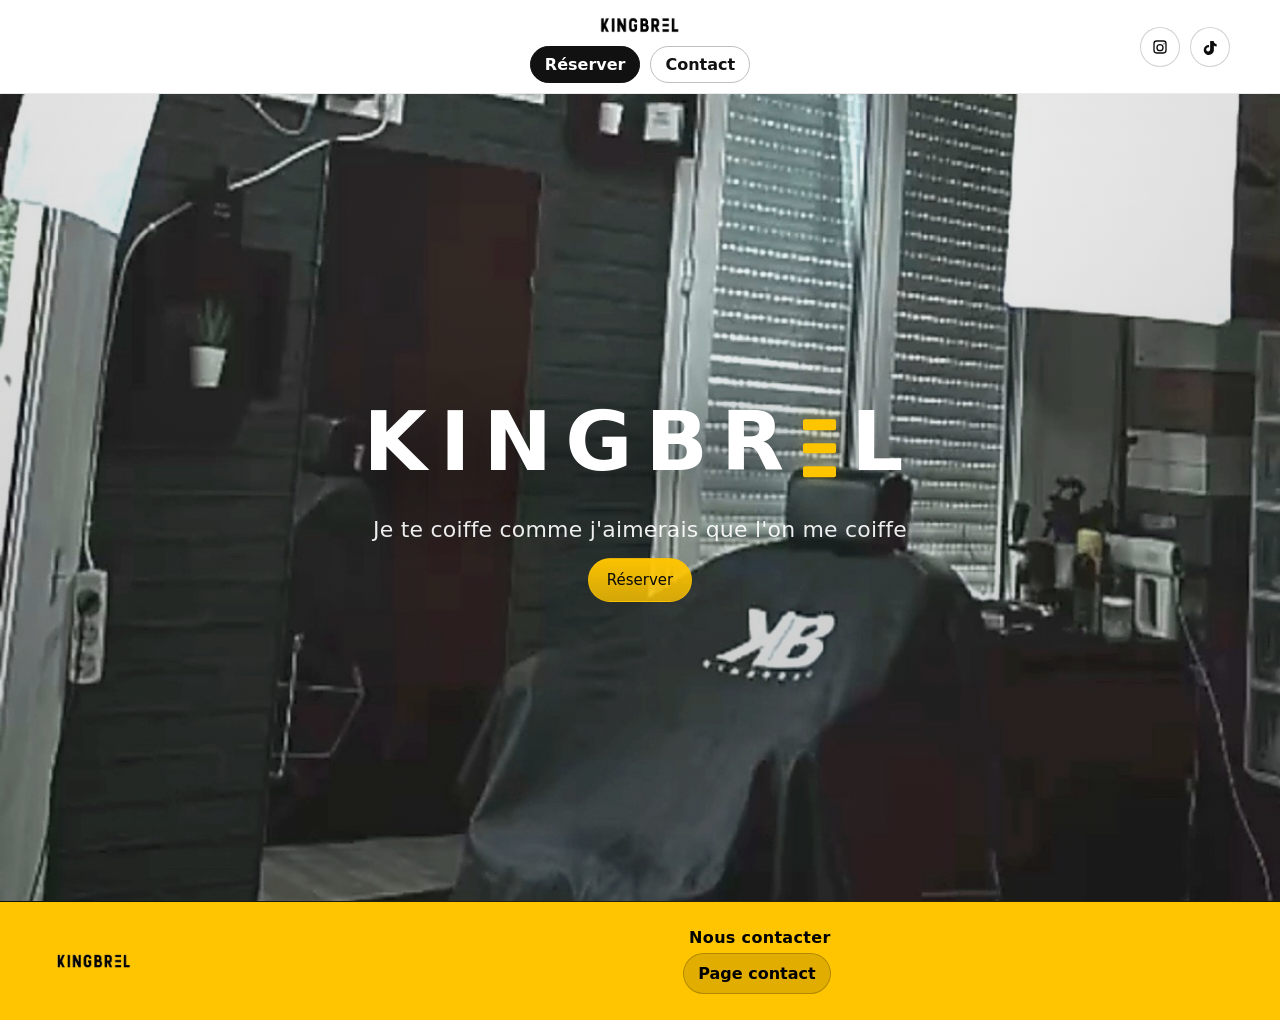
<file: index.html>
<!doctype html>
<html lang="fr">
<head>
<meta name="robots" content="noindex, nofollow, noarchive, nosnippet">
  <meta charset="utf-8" />
  <meta name="viewport" content="width=device-width, initial-scale=1" />
  <meta name="theme-color" content="#000000" />
  <title>KINGBREL — Coiffeur Boissy Saint-Léger</title>
  <meta name="description" content="KINGBREL — Coiffeur à Boissy Saint-Léger. Réservation en ligne premium." />
  <link rel="preconnect" href="https://fonts.googleapis.com">
  <link rel="preconnect" href="https://fonts.gstatic.com" crossorigin>
  <link rel="stylesheet" href="./css/style.css" />
  <link rel="icon" href="./assets/favicon.jpeg" type="image/jpeg" />
  <link rel="apple-touch-icon" href="./assets/kingbrel-logo.png" />
  <!-- OG / Social sharing -->
  <meta property="og:type" content="website" />
  <meta property="og:title" content="KINGBREL — Coiffeur Boissy Saint-Léger" />
  <meta property="og:site_name" content="KINGBREL" />
  <meta property="og:url" content="https://www.kingbrel.com/index.html" />
  <meta property="og:image" content="https://www.kingbrel.com/assets/kingbrel-logo.png" />
  <meta property="og:image:width" content="512" />
  <meta property="og:image:height" content="512" />
  <meta name="twitter:card" content="summary" />
  <meta name="twitter:image" content="https://www.kingbrel.com/assets/kingbrel-logo.png" />
</head>
<body>
  <header class="siteHeader" role="banner">
    <div class="container siteHeader__inner">
      <div class="siteHeader__left" aria-hidden="true"></div>

      <div class="siteHeader__center">
        <a class="siteHeader__brand" href="./index.html" aria-label="KINGBREL — Accueil">
          <img src="./assets/kingbrel-logo.png" alt="KINGBREL" class="siteHeader__logo" />
        </a>
        <div class="siteHeader__ctas" role="navigation" aria-label="Navigation principale">
          <a class="btn btn--header" href="./reserver.html">Réserver</a>
          <a class="btn btn--headerGhost" href="./contact.html">Contact</a>
        </div>
      </div>

      <div class="siteHeader__right" role="navigation" aria-label="Réseaux sociaux">
        <a class="iconBtn" href="https://www.instagram.com/kingbrel__/" target="_blank" rel="noopener" aria-label="Instagram">
          <img src="./assets/icon-instagram.svg" alt="" />
        </a>
        <a class="iconBtn" href="https://www.tiktok.com/@kingbrel__" target="_blank" rel="noopener" aria-label="TikTok">
          <img src="./assets/icon-tiktok.svg" alt="" />
        </a>
      </div>
    </div>
  </header>

  <section class="heroFull" aria-label="KINGBREL — Réservation">
    <div class="heroFull__bg" aria-hidden="true">
      <video autoplay loop muted playsinline
        style="position:absolute;inset:0;width:100%;height:100%;object-fit:cover;z-index:0;">
        <source src="./assets/hero-video.mp4" type="video/mp4" />
      </video>
    </div>
    <div class="heroFull__overlay" aria-hidden="true"></div>

    <div class="container heroFull__content">
      <div class="logo-mark heroMark" aria-label="KINGBREL" role="img">
        <span>KINGBR</span>
        <span class="logo-e" aria-hidden="true"><i></i><i></i><i></i></span>
        <span>L</span>
      </div>

      <p class="heroSlogan">Je te coiffe comme j'aimerais que l'on me coiffe</p>
      <a class="btn btn--primary btn--lg" href="./reserver.html">Réserver</a>
    </div>
  </section>

  <footer class="siteFooter">
    <div class="container siteFooter__inner">
      <div class="siteFooter__col">
        <img src="./assets/kingbrel-logo.png" alt="KINGBREL" class="siteFooter__logo" />
      </div>

      <div class="siteFooter__col siteFooter__col--right">
        <div class="siteFooter__title">Nous contacter</div>
        <a class="btn btn--footer" href="./contact.html">Page contact</a>
      </div>
    </div>
  </footer>

  <script type="module" src="./js/app.js"></script>
</body>
</html>
</file>
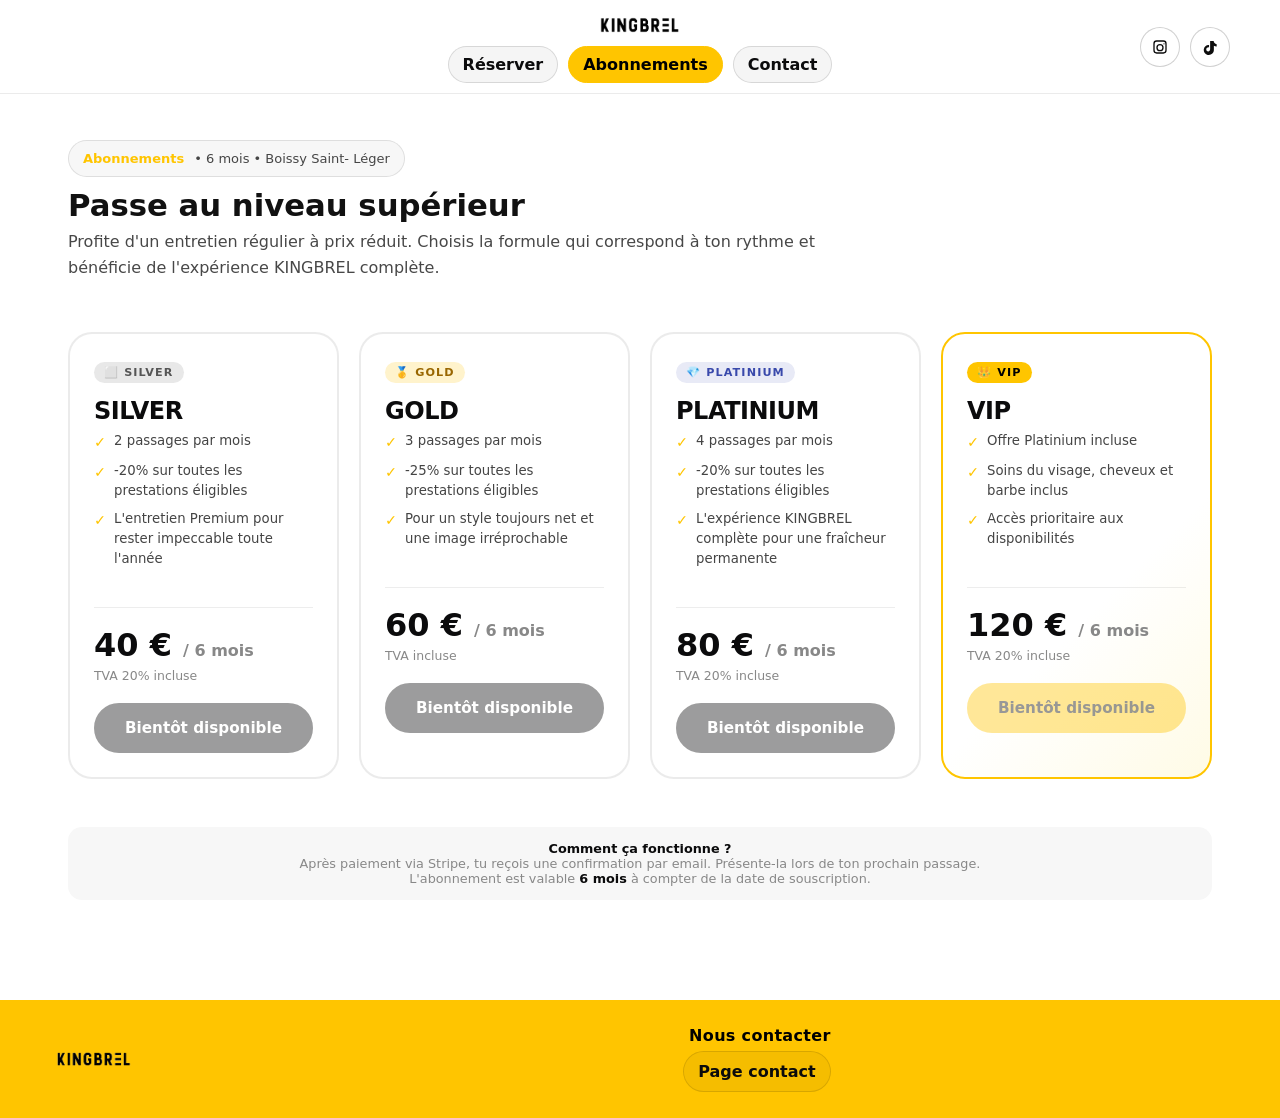
<file: abonnements.html>
<!doctype html>
<html lang="fr">
<head>
<meta name="robots" content="noindex, nofollow, noarchive, nosnippet">
  <meta charset="utf-8" />
  <meta name="viewport" content="width=device-width, initial-scale=1" />
  <meta name="theme-color" content="#FFC500" />
  <title>KINGBREL — Abonnements</title>
  <meta name="description" content="KINGBREL — Abonnements Silver, Gold, Platinium et VIP. Profitez de passages réguliers à prix réduit." />
  <link rel="preconnect" href="https://fonts.googleapis.com">
  <link rel="preconnect" href="https://fonts.gstatic.com" crossorigin>
  <link rel="stylesheet" href="./css/style.css" />
  <link rel="icon" href="./assets/favicon.jpeg" type="image/jpeg" />
  <link rel="apple-touch-icon" href="./assets/kingbrel-logo.png" />
  <style>
    /* ── Abonnements page ── */
    .sub-grid {
      display: grid;
      grid-template-columns: repeat(auto-fit, minmax(270px, 1fr));
      gap: 20px;
      margin-top: 32px;
      margin-bottom: 48px;
    }
    .sub-card {
      background: #fff;
      border-radius: 24px;
      border: 2px solid rgba(0,0,0,.08);
      padding: 28px 24px 24px;
      display: flex;
      flex-direction: column;
      gap: 0;
      position: relative;
      transition: transform .2s, box-shadow .2s;
    }
    .sub-card:hover { transform: translateY(-4px); box-shadow: 0 12px 40px rgba(0,0,0,.10); }
    .sub-card--vip {
      border-color: #FFC500;
      background: linear-gradient(135deg, #fff 60%, #fffbe6);
    }
    .sub-badge {
      display: inline-flex;
      align-items: center;
      gap: 6px;
      font-size: .7rem;
      font-weight: 800;
      letter-spacing: .1em;
      text-transform: uppercase;
      padding: 4px 10px;
      border-radius: 50px;
      margin-bottom: 14px;
      width: fit-content;
    }
    .sub-badge--silver { background: #e8e8e8; color: #555; }
    .sub-badge--gold   { background: #fff3cc; color: #996600; }
    .sub-badge--plat   { background: #e8eaf6; color: #3949ab; }
    .sub-badge--vip    { background: #FFC500; color: #000; }
    .sub-name {
      font-size: 1.5rem;
      font-weight: 900;
      letter-spacing: -.02em;
      margin-bottom: 6px;
      color: #0b0b0c;
    }
    .sub-desc {
      font-size: .88rem;
      color: #555;
      line-height: 1.6;
      margin-bottom: 18px;
      flex: 1;
    }
    .sub-price {
      font-size: 2rem;
      font-weight: 900;
      color: #0b0b0c;
      margin-bottom: 4px;
    }
    .sub-price span {
      font-size: 1rem;
      font-weight: 600;
      color: #888;
    }
    .sub-duration {
      font-size: .78rem;
      color: #888;
      margin-bottom: 20px;
    }
    .sub-cta {
      display: flex;
      align-items: center;
      justify-content: center;
      padding: 14px 20px;
      border-radius: 50px;
      font-weight: 800;
      font-size: .95rem;
      text-decoration: none;
      border: 2px solid #0b0b0c;
      background: #0b0b0c;
      color: #fff;
      transition: background .2s, color .2s, transform .15s;
      cursor: pointer;
    }
    .sub-cta:hover { background: #fff; color: #0b0b0c; transform: translateY(-1px); }
    .sub-card--vip .sub-cta {
      background: #FFC500;
      border-color: #FFC500;
      color: #000;
    }
    .sub-card--vip .sub-cta:hover { background: #e6b200; border-color: #e6b200; }
    .sub-divider {
      height: 1px;
      background: rgba(0,0,0,.07);
      margin: 18px 0;
    }
    .sub-perks {
      list-style: none;
      padding: 0;
      margin: 0 0 20px;
      display: flex;
      flex-direction: column;
      gap: 8px;
    }
    .sub-perks li {
      font-size: .83rem;
      color: #444;
      display: flex;
      align-items: flex-start;
      gap: 8px;
      line-height: 1.5;
    }
    .sub-perks li::before {
      content: "✓";
      color: #FFC500;
      font-weight: 900;
      font-size: .9rem;
      flex-shrink: 0;
      margin-top: 1px;
    }
    .sub-note {
      text-align: center;
      font-size: .8rem;
      color: #888;
      margin-top: 8px;
      padding: 14px;
      background: #f7f7f7;
      border-radius: 14px;
      margin-bottom: 40px;
    }
    .sub-note strong { color: #0b0b0c; }

    /* Loading overlay */
    .sub-cta.loading {
      opacity: .6;
      pointer-events: none;
    }

    @media (max-width: 600px) {
      .sub-grid { grid-template-columns: 1fr; gap: 14px; }
      .sub-card { padding: 22px 18px 20px; }
      .sub-price { font-size: 1.6rem; }
    }
  </style>
</head>

<body data-theme="light">
  <!-- Header -->
  <header class="siteHeader" role="banner">
    <div class="container siteHeader__inner">
      <div class="siteHeader__left" aria-hidden="true"></div>

      <div class="siteHeader__center">
        <a class="siteHeader__brand" href="./index.html" aria-label="KINGBREL — Accueil">
          <img src="./assets/kingbrel-logo.png" alt="KINGBREL" class="siteHeader__logo" />
        </a>
        <div class="siteHeader__ctas" role="navigation" aria-label="Navigation principale">
          <a class="btn btn--header" href="./reserver.html">Réserver</a>
          <a class="btn btn--header" href="./abonnements.html" aria-current="page" style="background:#FFC500; border-color:#FFC500; color:#000">Abonnements</a>
          <a class="btn btn--headerGhost" href="./contact.html">Contact</a>
        </div>
      </div>

      <div class="siteHeader__right" role="navigation" aria-label="Réseaux sociaux">
        <a class="iconBtn" href="https://www.instagram.com/kingbrel__/" target="_blank" rel="noopener" aria-label="Instagram">
          <img src="./assets/icon-instagram.svg" alt="" />
        </a>
        <a class="iconBtn" href="https://www.tiktok.com/@kingbrel__" target="_blank" rel="noopener" aria-label="TikTok">
          <img src="./assets/icon-tiktok.svg" alt="" />
        </a>
      </div>
    </div>
  </header>

  <main class="lightMain" id="main">
    <section class="lightHero">
      <div class="container">
        <p class="lightKicker"><strong>Abonnements</strong> • 6 mois • Boissy Saint- Léger</p>
        <h1 class="pageTitle">Passe au niveau supérieur</h1> 
        <p class="lightLead">Profite d'un entretien régulier à prix réduit. Choisis la formule qui correspond à ton rythme et bénéficie de l'expérience KINGBREL complète.</p>
      </div>
    </section>

    <section style="padding-bottom: 60px;">
      <div class="container">

        <div class="sub-grid">

          <!-- SILVER -->
          <div class="sub-card">
            <span class="sub-badge sub-badge--silver">⬜ Silver</span>
            <div class="sub-name">SILVER</div>
            <ul class="sub-perks">
              <li>2 passages par mois</li>
              <li>-20% sur toutes les prestations éligibles</li>
              <li>L'entretien Premium pour rester impeccable toute l'année</li>
            </ul>
            <div class="sub-divider"></div>
            <div class="sub-price">40 € <span>/ 6 mois</span></div>
            <div class="sub-duration">TVA 20% incluse</div>
            <a class="sub-cta" id="btn-silver" href="STRIPE_LIEN_SILVER" target="_blank" rel="noopener">
              Souscrire Silver
            </a>
          </div>

          <!-- GOLD -->
          <div class="sub-card">
            <span class="sub-badge sub-badge--gold">🥇 Gold</span>
            <div class="sub-name">GOLD</div>
            <ul class="sub-perks">
              <li>3 passages par mois</li>
              <li>-25% sur toutes les prestations éligibles</li>
              <li>Pour un style toujours net et une image irréprochable</li>
            </ul>
            <div class="sub-divider"></div>
            <div class="sub-price">60 € <span>/ 6 mois</span></div>
            <div class="sub-duration">TVA incluse</div>
            <a class="sub-cta" id="btn-gold" href="STRIPE_LIEN_GOLD" target="_blank" rel="noopener">
              Souscrire Gold
            </a>
          </div>

          <!-- PLATINIUM -->
          <div class="sub-card">
            <span class="sub-badge sub-badge--plat">💎 Platinium</span>
            <div class="sub-name">PLATINIUM</div>
            <ul class="sub-perks">
              <li>4 passages par mois</li>
              <li>-20% sur toutes les prestations éligibles</li>
              <li>L'expérience KINGBREL complète pour une fraîcheur permanente</li>
            </ul>
            <div class="sub-divider"></div>
            <div class="sub-price">80 € <span>/ 6 mois</span></div>
            <div class="sub-duration">TVA 20% incluse</div>
            <a class="sub-cta" id="btn-platinium" href="STRIPE_LIEN_PLATINIUM" target="_blank" rel="noopener">
              Souscrire Platinium
            </a>
          </div>

          <!-- VIP -->
          <div class="sub-card sub-card--vip">
            <span class="sub-badge sub-badge--vip">👑 VIP</span>
            <div class="sub-name">VIP</div>
            <ul class="sub-perks">
              <li>Offre Platinium incluse</li>
              <li>Soins du visage, cheveux et barbe inclus</li>
              <li>Accès prioritaire aux disponibilités</li>
            </ul>
            <div class="sub-divider"></div>
            <div class="sub-price">120 € <span>/ 6 mois</span></div>
            <div class="sub-duration">TVA 20% incluse</div>
            <a class="sub-cta" id="btn-vip" href="STRIPE_LIEN_VIP" target="_blank" rel="noopener">
              Souscrire VIP
            </a>
          </div>

        </div>

        <div class="sub-note">
          <strong>Comment ça fonctionne ?</strong><br>
          Après paiement via Stripe, tu reçois une confirmation par email. Présente-la lors de ton prochain passage.<br>
          L'abonnement est valable <strong>6 mois</strong> à compter de la date de souscription.
        </div>

      </div>
    </section>
  </main>

  <footer class="siteFooter">
    <div class="container siteFooter__inner">
      <div class="siteFooter__col">
        <img src="./assets/kingbrel-logo.png" alt="KINGBREL" class="siteFooter__logo" />
      </div>
      <div class="siteFooter__col siteFooter__col--right">
        <div class="siteFooter__title">Nous contacter</div>
        <a class="btn btn--footer" href="./contact.html">Page contact</a>
      </div>
    </div>
  </footer>

  <script src="./js/app.js"></script>
  <script>
    // Charge les liens Stripe depuis l'admin config (localStorage)
    (function loadStripeLinks() {
      try {
        const cfg = JSON.parse(localStorage.getItem("kb_stripe_config") || "{}");
        const map = {
          "btn-silver":    cfg.silver    || "STRIPE_LIEN_SILVER",
          "btn-gold":      cfg.gold      || "STRIPE_LIEN_GOLD",
          "btn-platinium": cfg.platinium || "STRIPE_LIEN_PLATINIUM",
          "btn-vip":       cfg.vip       || "STRIPE_LIEN_VIP",
        };
        Object.entries(map).forEach(([id, url]) => {
          const el = document.getElementById(id);
          if (el && url && !url.startsWith("STRIPE_")) el.href = url;
          if (el && (url.startsWith("STRIPE_") || !url)) {
            el.style.opacity = ".4";
            el.style.pointerEvents = "none";
            el.textContent = "Bientôt disponible";
          }
        });
      } catch(e) {}
    })();
  </script>
</body>
</html>
</file>
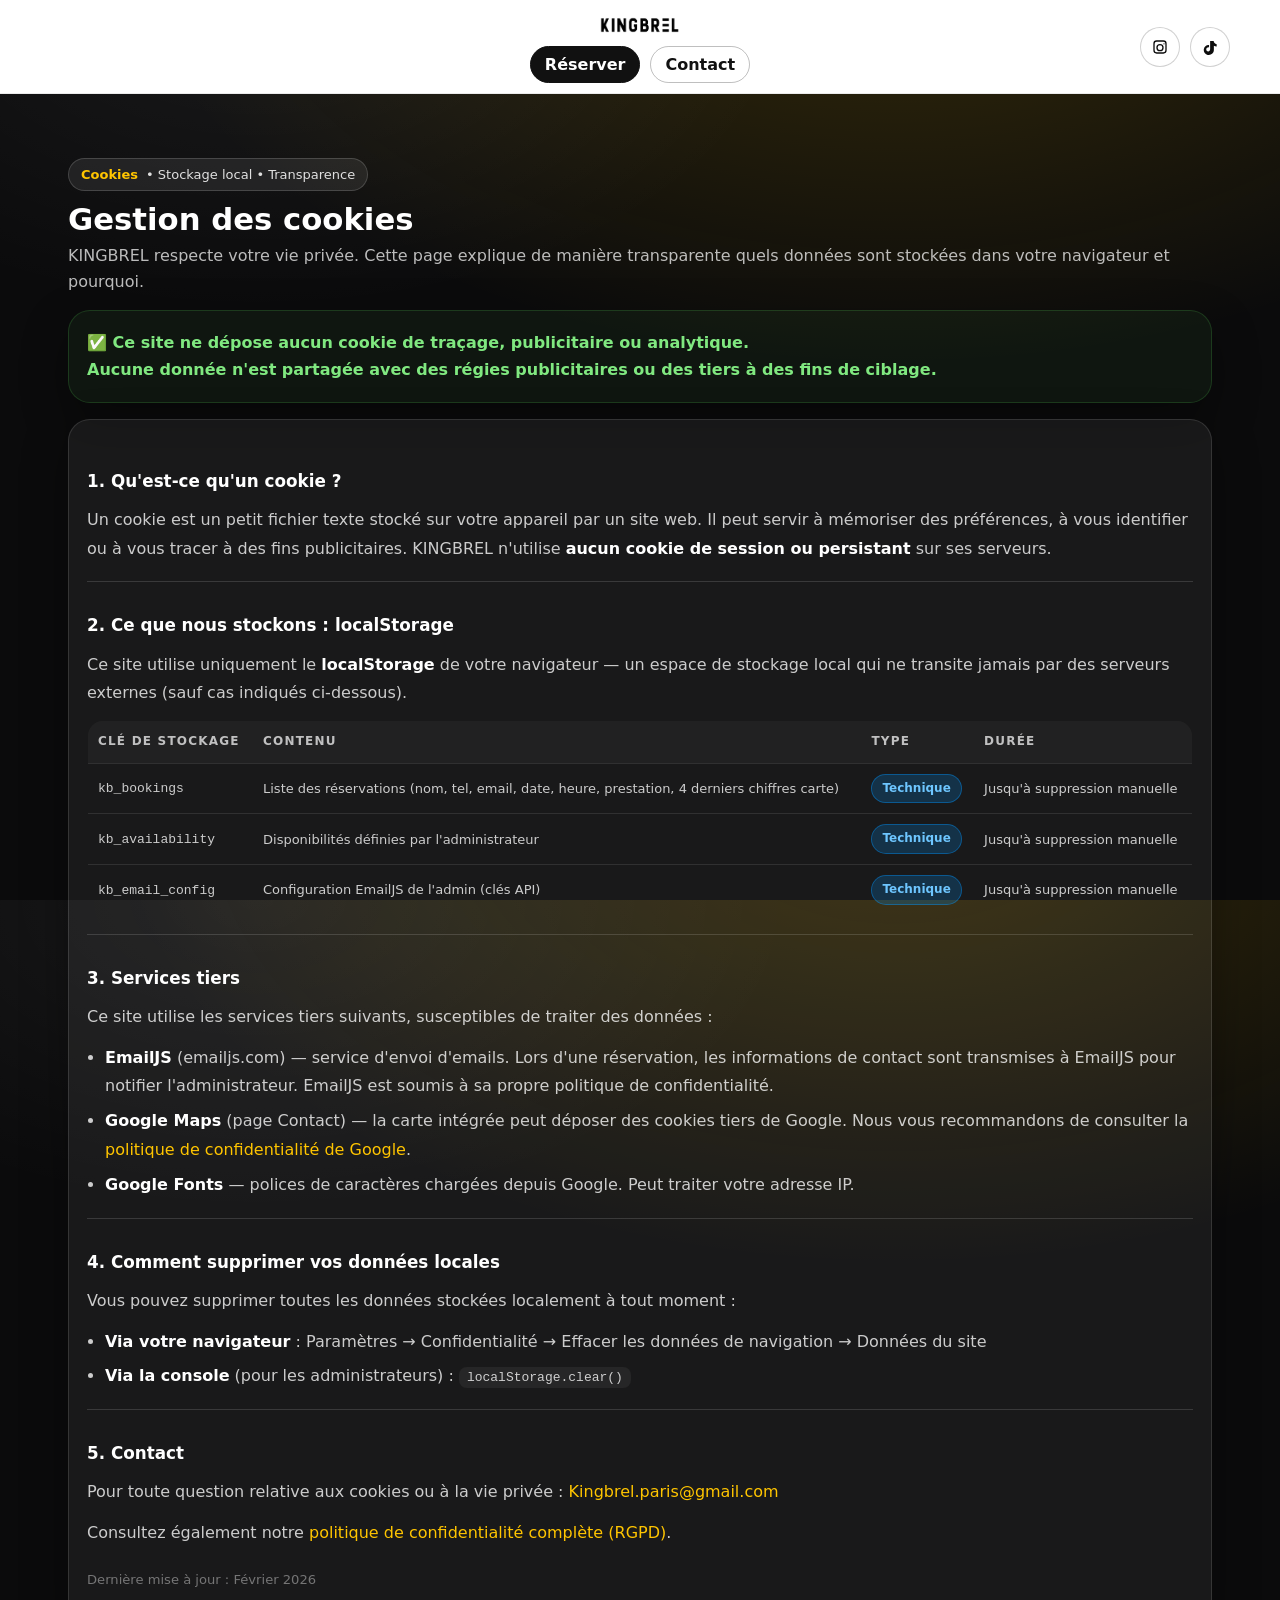
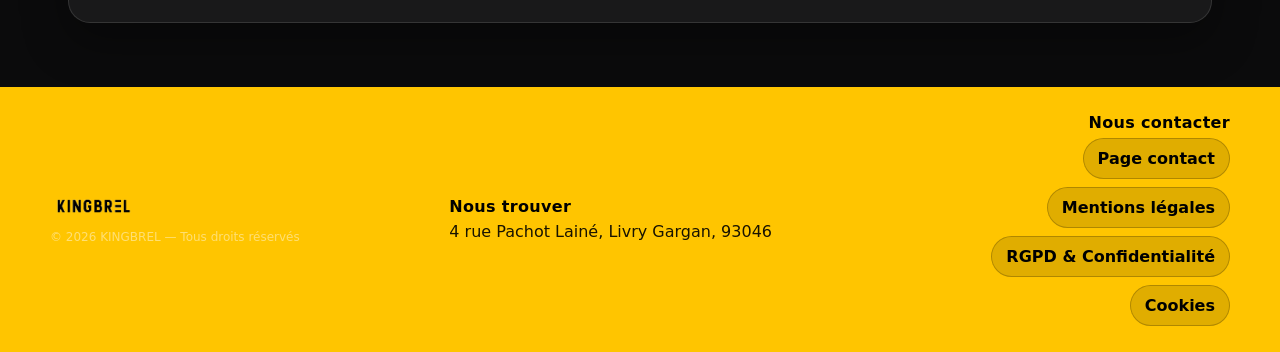
<file: cookies.html>
<!doctype html>
<html lang="fr">
<head>
<meta name="robots" content="noindex, nofollow, noarchive, nosnippet">
  <meta charset="utf-8" />
  <meta name="viewport" content="width=device-width, initial-scale=1" />
  <meta name="theme-color" content="#000000" />
  <title>KINGBREL — Gestion des cookies</title>
  <meta name="description" content="KINGBREL — Politique de gestion des cookies et du localStorage." />
  <link rel="preconnect" href="https://fonts.googleapis.com">
  <link rel="preconnect" href="https://fonts.gstatic.com" crossorigin>
  <link rel="stylesheet" href="./css/style.css" />
  <style>
    .legal-body { color: rgba(255,255,255,.78); line-height:1.8; }
    .legal-body h2 { color: #fff; margin: 28px 0 10px; font-size:1.05rem; }
    .legal-body p { margin: 0 0 12px; }
    .legal-body ul { padding-left:18px; margin: 0 0 12px; }
    .legal-body li { margin-bottom:6px; }
    .legal-body strong { color: #fff; }
    .cookie-badge { display:inline-block; padding:3px 10px; border-radius:50px; font-size:.75rem; font-weight:700; }
    .badge-tech { background: rgba(0,150,255,.2); border:1px solid rgba(0,150,255,.4); color:#6ec6ff; }
    .badge-none { background: rgba(80,200,80,.15); border:1px solid rgba(80,200,80,.3); color:#80e880; }
  </style>
</head>
<body data-theme="dark">

  <header class="siteHeader" role="banner">
    <div class="container siteHeader__inner">
      <div class="siteHeader__left" aria-hidden="true"></div>
      <div class="siteHeader__center">
        <a class="siteHeader__brand" href="./index.html" aria-label="KINGBREL — Accueil">
          <img src="./assets/kingbrel-logo.png" alt="KINGBREL" class="siteHeader__logo" />
        </a>
        <div class="siteHeader__ctas" role="navigation" aria-label="Navigation principale">
          <a class="btn btn--header" href="./reserver.html">Réserver</a>
          <a class="btn btn--headerGhost" href="./contact.html">Contact</a>
        </div>
      </div>
      <div class="siteHeader__right" role="navigation" aria-label="Réseaux sociaux">
        <a class="iconBtn" href="https://www.instagram.com/kingbrel__/" target="_blank" rel="noopener" aria-label="Instagram">
          <img src="./assets/icon-instagram.svg" alt="" />
        </a>
        <a class="iconBtn" href="https://www.tiktok.com/@kingbrel__" target="_blank" rel="noopener" aria-label="TikTok">
          <img src="./assets/icon-tiktok.svg" alt="" />
        </a>
      </div>
    </div>
  </header>

  <main id="main" class="main">
    <section class="section">
      <div class="container">
        <p class="kicker" style="margin:0 0 10px">
          <strong style="color: var(--supernova)">Cookies</strong> • Stockage local • Transparence
        </p>
        <h1 class="pageTitle">Gestion des cookies</h1>
        <p class="pageLead">
          KINGBREL respecte votre vie privée. Cette page explique de manière transparente quels données sont stockées dans votre navigateur et pourquoi.
        </p>

        <div class="panel" style="margin-top:16px; background: rgba(80,200,80,.06); border:1px solid rgba(80,200,80,.2)">
          <p style="margin:0; font-weight:700; color:#80e880; line-height:1.7">
            ✅ Ce site <strong>ne dépose aucun cookie de traçage, publicitaire ou analytique</strong>.<br>
            Aucune donnée n'est partagée avec des régies publicitaires ou des tiers à des fins de ciblage.
          </p>
        </div>

        <div class="panel legal-body" style="margin-top:16px">

          <h2>1. Qu'est-ce qu'un cookie ?</h2>
          <p>
            Un cookie est un petit fichier texte stocké sur votre appareil par un site web. Il peut servir à mémoriser des préférences, à vous identifier ou à vous tracer à des fins publicitaires.
            KINGBREL n'utilise <strong>aucun cookie de session ou persistant</strong> sur ses serveurs.
          </p>

          <div class="hr"></div>

          <h2>2. Ce que nous stockons : localStorage</h2>
          <p>
            Ce site utilise uniquement le <strong>localStorage</strong> de votre navigateur — un espace de stockage local qui ne transite jamais par des serveurs externes (sauf cas indiqués ci-dessous).
          </p>

          <table class="table" style="margin-top:12px">
            <thead>
              <tr>
                <th>Clé de stockage</th>
                <th>Contenu</th>
                <th>Type</th>
                <th>Durée</th>
              </tr>
            </thead>
            <tbody>
              <tr>
                <td><code>kb_bookings</code></td>
                <td>Liste des réservations (nom, tel, email, date, heure, prestation, 4 derniers chiffres carte)</td>
                <td><span class="cookie-badge badge-tech">Technique</span></td>
                <td>Jusqu'à suppression manuelle</td>
              </tr>
              <tr>
                <td><code>kb_availability</code></td>
                <td>Disponibilités définies par l'administrateur</td>
                <td><span class="cookie-badge badge-tech">Technique</span></td>
                <td>Jusqu'à suppression manuelle</td>
              </tr>
              <tr>
                <td><code>kb_email_config</code></td>
                <td>Configuration EmailJS de l'admin (clés API)</td>
                <td><span class="cookie-badge badge-tech">Technique</span></td>
                <td>Jusqu'à suppression manuelle</td>
              </tr>
            </tbody>
          </table>

          <div class="hr"></div>

          <h2>3. Services tiers</h2>
          <p>Ce site utilise les services tiers suivants, susceptibles de traiter des données :</p>
          <ul>
            <li>
              <strong>EmailJS</strong> (emailjs.com) — service d'envoi d'emails. Lors d'une réservation, les informations de contact sont transmises à EmailJS pour notifier l'administrateur. EmailJS est soumis à sa propre politique de confidentialité.
            </li>
            <li>
              <strong>Google Maps</strong> (page Contact) — la carte intégrée peut déposer des cookies tiers de Google. Nous vous recommandons de consulter la <a href="https://policies.google.com/privacy" target="_blank" rel="noopener" style="color:var(--supernova)">politique de confidentialité de Google</a>.
            </li>
            <li>
              <strong>Google Fonts</strong> — polices de caractères chargées depuis Google. Peut traiter votre adresse IP.
            </li>
          </ul>

          <div class="hr"></div>

          <h2>4. Comment supprimer vos données locales</h2>
          <p>Vous pouvez supprimer toutes les données stockées localement à tout moment :</p>
          <ul>
            <li><strong>Via votre navigateur</strong> : Paramètres → Confidentialité → Effacer les données de navigation → Données du site</li>
            <li><strong>Via la console</strong> (pour les administrateurs) : <code style="background:rgba(255,255,255,.06); padding:3px 8px; border-radius:8px">localStorage.clear()</code></li>
          </ul>

          <div class="hr"></div>

          <h2>5. Contact</h2>
          <p>
            Pour toute question relative aux cookies ou à la vie privée :
            <a href="mailto:Kingbrel.paris@gmail.com" style="color:var(--supernova)">Kingbrel.paris@gmail.com</a>
          </p>
          <p>
            Consultez également notre <a href="./rgpd.html" style="color:var(--supernova)">politique de confidentialité complète (RGPD)</a>.
          </p>

          <p style="color: rgba(255,255,255,.4); font-size:.82rem; margin-top:20px">Dernière mise à jour : Février 2026</p>
        </div>
      </div>
    </section>
  </main>

  <footer class="siteFooter">
    <div class="container siteFooter__inner">
      <div class="siteFooter__col">
        <img src="./assets/kingbrel-logo.png" alt="KINGBREL" class="siteFooter__logo" />
        <p style="margin:8px 0 0; color: rgba(255,255,255,.45); font-size:.75rem; line-height:1.6">
          © <span id="kbYear"></span> KINGBREL — Tous droits réservés
        </p>
      </div>
      <div class="siteFooter__col">
        <div class="siteFooter__title">Nous trouver</div>
        <div class="siteFooter__text">4 rue Pachot Lainé, Livry Gargan, 93046</div>
      </div>
      <div class="siteFooter__col siteFooter__col--right">
        <div class="siteFooter__title">Nous contacter</div>
        <a class="btn btn--footer" href="./contact.html">Page contact</a>
        <div style="height:8px"></div>
        <a class="btn btn--footer" href="./mentions-legales.html">Mentions légales</a>
        <div style="height:8px"></div>
        <a class="btn btn--footer" href="./rgpd.html">RGPD &amp; Confidentialité</a>
        <div style="height:8px"></div>
        <a class="btn btn--footer" href="./cookies.html">Cookies</a>
      </div>
    </div>
  </footer>
  <script>document.getElementById("kbYear")&&(document.getElementById("kbYear").textContent=new Date().getFullYear())</script>

  <script src="./js/app.js" defer></script>
</body>
</html>
</file>
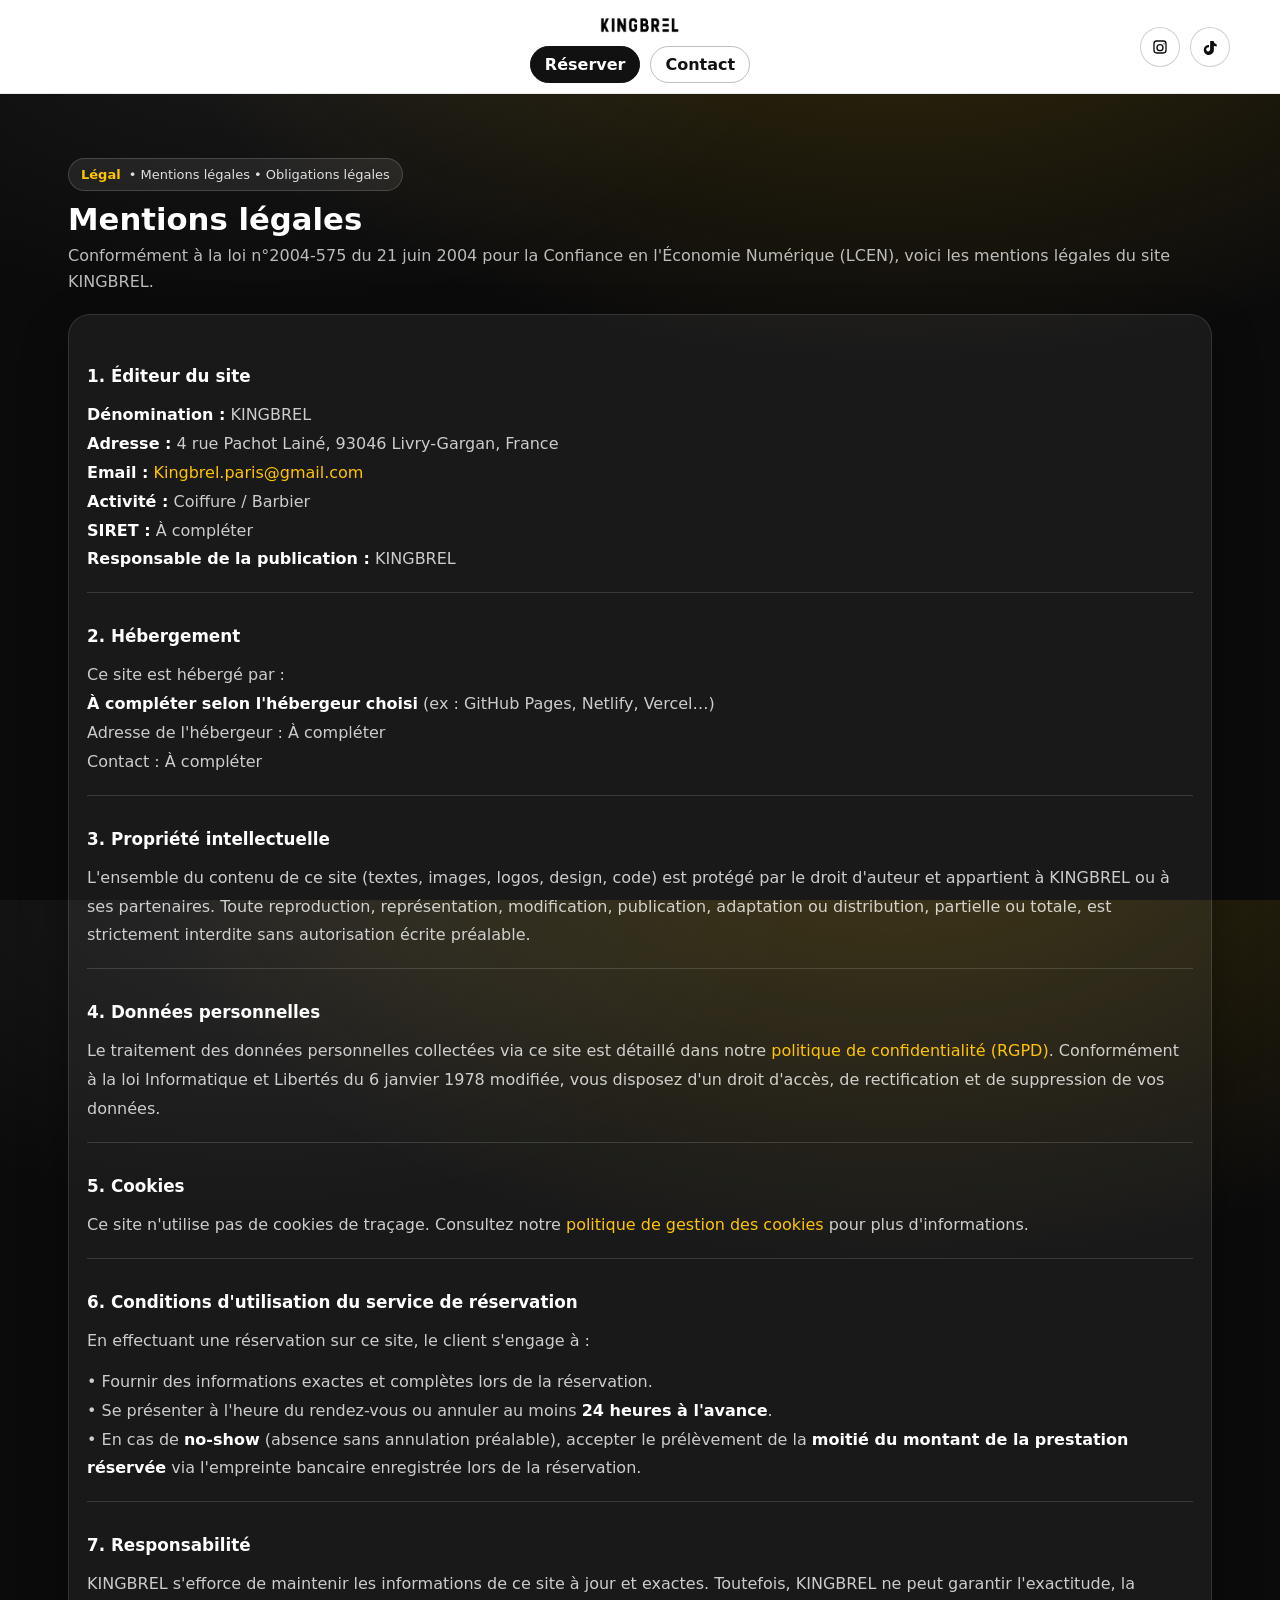
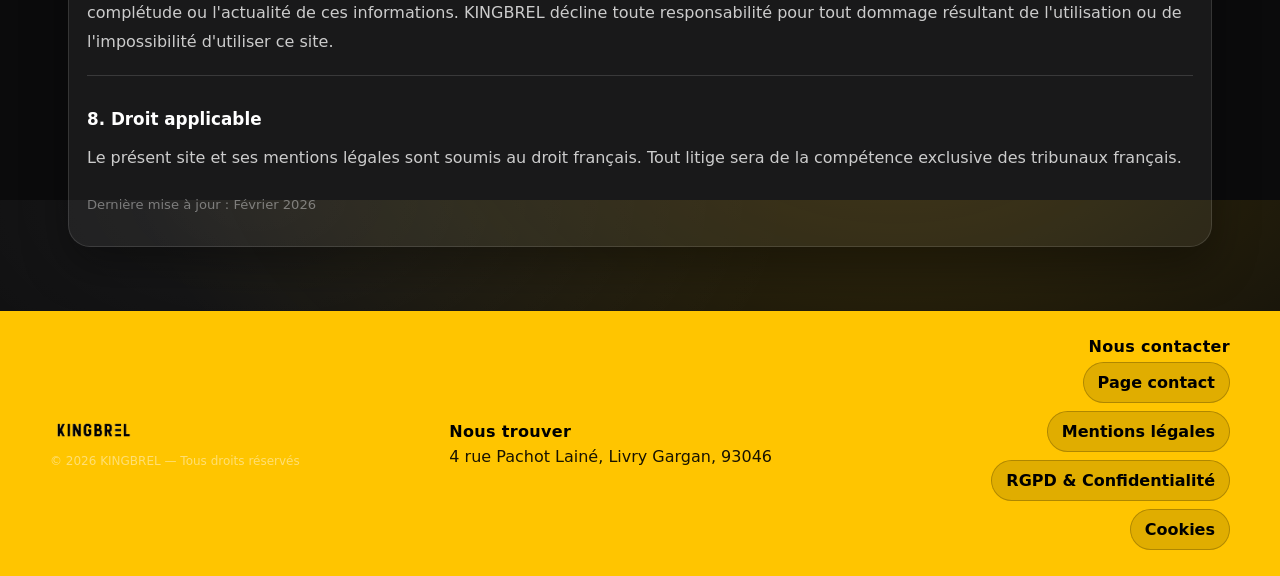
<file: mentions-legales.html>
<!doctype html>
<html lang="fr">
<head>
<meta name="robots" content="noindex, nofollow, noarchive, nosnippet">
  <meta charset="utf-8" />
  <meta name="viewport" content="width=device-width, initial-scale=1" />
  <meta name="theme-color" content="#000000" />
  <title>KINGBREL — Mentions légales</title>
  <meta name="description" content="KINGBREL — Mentions légales conformes à la loi française." />
  <link rel="preconnect" href="https://fonts.googleapis.com">
  <link rel="preconnect" href="https://fonts.gstatic.com" crossorigin>
  <link rel="stylesheet" href="./css/style.css" />
  <style>
    .legal-body { color: rgba(255,255,255,.78); line-height:1.8; }
    .legal-body h2 { color: #fff; margin: 28px 0 10px; font-size:1.05rem; }
    .legal-body p { margin: 0 0 12px; }
    .legal-body strong { color: #fff; }
    .legal-body a { color: var(--supernova); }
  </style>
</head>
<body data-theme="dark">

  <header class="siteHeader" role="banner">
    <div class="container siteHeader__inner">
      <div class="siteHeader__left" aria-hidden="true"></div>
      <div class="siteHeader__center">
        <a class="siteHeader__brand" href="./index.html" aria-label="KINGBREL — Accueil">
          <img src="./assets/kingbrel-logo.png" alt="KINGBREL" class="siteHeader__logo" />
        </a>
        <div class="siteHeader__ctas" role="navigation" aria-label="Navigation principale">
          <a class="btn btn--header" href="./reserver.html">Réserver</a>
          <a class="btn btn--headerGhost" href="./contact.html">Contact</a>
        </div>
      </div>
      <div class="siteHeader__right" role="navigation" aria-label="Réseaux sociaux">
        <a class="iconBtn" href="https://www.instagram.com/kingbrel__/" target="_blank" rel="noopener" aria-label="Instagram">
          <img src="./assets/icon-instagram.svg" alt="" />
        </a>
        <a class="iconBtn" href="https://www.tiktok.com/@kingbrel__" target="_blank" rel="noopener" aria-label="TikTok">
          <img src="./assets/icon-tiktok.svg" alt="" />
        </a>
      </div>
    </div>
  </header>

  <main id="main" class="main">
    <section class="section">
      <div class="container">
        <p class="kicker" style="margin:0 0 10px">
          <strong style="color: var(--supernova)">Légal</strong> • Mentions légales • Obligations légales
        </p>
        <h1 class="pageTitle">Mentions légales</h1>
        <p class="pageLead">
          Conformément à la loi n°2004-575 du 21 juin 2004 pour la Confiance en l'Économie Numérique (LCEN), voici les mentions légales du site KINGBREL.
        </p>

        <div class="panel legal-body" style="margin-top:20px">

          <h2>1. Éditeur du site</h2>
          <p>
            <strong>Dénomination :</strong> KINGBREL<br>
            <strong>Adresse :</strong> 4 rue Pachot Lainé, 93046 Livry-Gargan, France<br>
            <strong>Email :</strong> <a href="mailto:Kingbrel.paris@gmail.com">Kingbrel.paris@gmail.com</a><br>
            <strong>Activité :</strong> Coiffure / Barbier<br>
            <strong>SIRET :</strong> À compléter<br>
            <strong>Responsable de la publication :</strong> KINGBREL
          </p>

          <div class="hr"></div>

          <h2>2. Hébergement</h2>
          <p>
            Ce site est hébergé par :<br>
            <strong>À compléter selon l'hébergeur choisi</strong> (ex : GitHub Pages, Netlify, Vercel…)<br>
            Adresse de l'hébergeur : À compléter<br>
            Contact : À compléter
          </p>

          <div class="hr"></div>

          <h2>3. Propriété intellectuelle</h2>
          <p>
            L'ensemble du contenu de ce site (textes, images, logos, design, code) est protégé par le droit d'auteur et appartient à KINGBREL ou à ses partenaires.
            Toute reproduction, représentation, modification, publication, adaptation ou distribution, partielle ou totale, est strictement interdite sans autorisation écrite préalable.
          </p>

          <div class="hr"></div>

          <h2>4. Données personnelles</h2>
          <p>
            Le traitement des données personnelles collectées via ce site est détaillé dans notre
            <a href="./rgpd.html">politique de confidentialité (RGPD)</a>.
            Conformément à la loi Informatique et Libertés du 6 janvier 1978 modifiée, vous disposez d'un droit d'accès, de rectification et de suppression de vos données.
          </p>

          <div class="hr"></div>

          <h2>5. Cookies</h2>
          <p>
            Ce site n'utilise pas de cookies de traçage. Consultez notre
            <a href="./cookies.html">politique de gestion des cookies</a> pour plus d'informations.
          </p>

          <div class="hr"></div>

          <h2>6. Conditions d'utilisation du service de réservation</h2>
          <p>
            En effectuant une réservation sur ce site, le client s'engage à :
          </p>
          <p>
            • Fournir des informations exactes et complètes lors de la réservation.<br>
            • Se présenter à l'heure du rendez-vous ou annuler au moins <strong>24 heures à l'avance</strong>.<br>
            • En cas de <strong>no-show</strong> (absence sans annulation préalable), accepter le prélèvement de la <strong>moitié du montant de la prestation réservée</strong> via l'empreinte bancaire enregistrée lors de la réservation.
          </p>

          <div class="hr"></div>

          <h2>7. Responsabilité</h2>
          <p>
            KINGBREL s'efforce de maintenir les informations de ce site à jour et exactes. Toutefois, KINGBREL ne peut garantir l'exactitude, la complétude ou l'actualité de ces informations.
            KINGBREL décline toute responsabilité pour tout dommage résultant de l'utilisation ou de l'impossibilité d'utiliser ce site.
          </p>

          <div class="hr"></div>

          <h2>8. Droit applicable</h2>
          <p>
            Le présent site et ses mentions légales sont soumis au droit français.
            Tout litige sera de la compétence exclusive des tribunaux français.
          </p>

          <p style="color: rgba(255,255,255,.4); font-size:.82rem; margin-top:20px">Dernière mise à jour : Février 2026</p>
        </div>
      </div>
    </section>
  </main>

  <footer class="siteFooter">
    <div class="container siteFooter__inner">
      <div class="siteFooter__col">
        <img src="./assets/kingbrel-logo.png" alt="KINGBREL" class="siteFooter__logo" />
        <p style="margin:8px 0 0; color: rgba(255,255,255,.45); font-size:.75rem; line-height:1.6">
          © <span id="kbYear"></span> KINGBREL — Tous droits réservés
        </p>
      </div>
      <div class="siteFooter__col">
        <div class="siteFooter__title">Nous trouver</div>
        <div class="siteFooter__text">4 rue Pachot Lainé, Livry Gargan, 93046</div>
      </div>
      <div class="siteFooter__col siteFooter__col--right">
        <div class="siteFooter__title">Nous contacter</div>
        <a class="btn btn--footer" href="./contact.html">Page contact</a>
        <div style="height:8px"></div>
        <a class="btn btn--footer" href="./mentions-legales.html">Mentions légales</a>
        <div style="height:8px"></div>
        <a class="btn btn--footer" href="./rgpd.html">RGPD &amp; Confidentialité</a>
        <div style="height:8px"></div>
        <a class="btn btn--footer" href="./cookies.html">Cookies</a>
      </div>
    </div>
  </footer>
  <script>document.getElementById("kbYear")&&(document.getElementById("kbYear").textContent=new Date().getFullYear())</script>

  <script src="./js/app.js" defer></script>
</body>
</html>
</file>
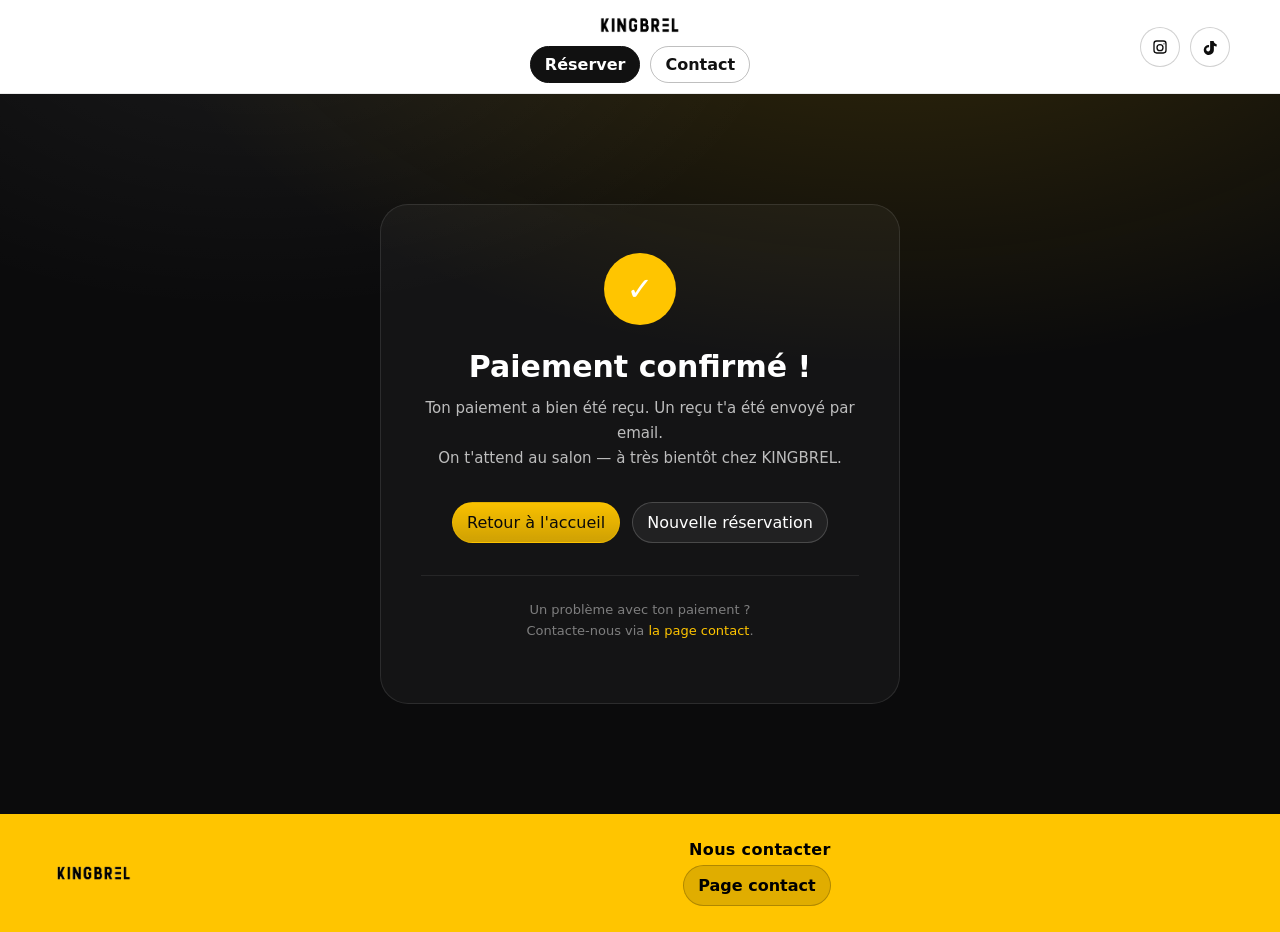
<file: paiement-confirme.html>
<!doctype html>
<html lang="fr">
<head>
<meta name="robots" content="noindex, nofollow, noarchive, nosnippet">
  <meta charset="utf-8" />
  <meta name="viewport" content="width=device-width, initial-scale=1" />
  <meta name="theme-color" content="#FFC500" />
  <title>KINGBREL — Paiement confirmé</title>
  <meta name="description" content="Votre paiement a bien été reçu. À très bientôt chez KINGBREL." />
  <link rel="preconnect" href="https://fonts.googleapis.com">
  <link rel="preconnect" href="https://fonts.gstatic.com" crossorigin>
  <link rel="stylesheet" href="./css/style.css" />
  <link rel="icon" href="./assets/favicon.jpeg" type="image/jpeg" />
  <style>
    .confirmPage {
      min-height: 80vh;
      display: flex;
      align-items: center;
      justify-content: center;
      padding: 48px 16px;
    }
    .confirmCard {
      background: rgba(255,255,255,.04);
      border: 1px solid rgba(255,255,255,.10);
      border-radius: 28px;
      padding: 48px 40px;
      max-width: 520px;
      width: 100%;
      text-align: center;
    }
    .confirmIcon {
      width: 72px;
      height: 72px;
      border-radius: 50%;
      background: var(--supernova);
      display: flex;
      align-items: center;
      justify-content: center;
      margin: 0 auto 24px;
      font-size: 32px;
    }
    .confirmTitle {
      font-size: clamp(22px, 5vw, 30px);
      font-weight: 800;
      margin: 0 0 12px;
      color: #fff;
    }
    .confirmLead {
      color: rgba(255,255,255,.72);
      line-height: 1.65;
      margin: 0 0 32px;
      font-size: 15px;
    }
    .confirmActions {
      display: flex;
      gap: 12px;
      justify-content: center;
      flex-wrap: wrap;
    }
    .confirmMeta {
      margin-top: 32px;
      padding-top: 24px;
      border-top: 1px solid rgba(255,255,255,.08);
      color: rgba(255,255,255,.45);
      font-size: 13px;
      line-height: 1.6;
    }
  </style>
</head>

<body data-theme="dark">
  <header class="siteHeader" role="banner">
    <div class="container siteHeader__inner">
      <div class="siteHeader__left" aria-hidden="true"></div>
      <div class="siteHeader__center">
        <a class="siteHeader__brand" href="./index.html" aria-label="KINGBREL — Accueil">
          <img src="./assets/kingbrel-logo.png" alt="KINGBREL" class="siteHeader__logo" />
        </a>
        <div class="siteHeader__ctas" role="navigation" aria-label="Navigation principale">
          <a class="btn btn--header" href="./reserver.html">Réserver</a>
          <a class="btn btn--headerGhost" href="./contact.html">Contact</a>
        </div>
      </div>
      <div class="siteHeader__right" role="navigation" aria-label="Réseaux sociaux">
        <a class="iconBtn" href="https://www.instagram.com/kingbrel__/" target="_blank" rel="noopener" aria-label="Instagram">
          <img src="./assets/icon-instagram.svg" alt="" />
        </a>
        <a class="iconBtn" href="https://www.tiktok.com/@kingbrel__" target="_blank" rel="noopener" aria-label="TikTok">
          <img src="./assets/icon-tiktok.svg" alt="" />
        </a>
      </div>
    </div>
  </header>

  <main id="main">
    <div class="confirmPage">
      <div class="confirmCard">
        <div class="confirmIcon">✓</div>
        <h1 class="confirmTitle">Paiement confirmé !</h1>
        <p class="confirmLead">
          Ton paiement a bien été reçu. Un reçu t'a été envoyé par email.<br />
          On t'attend au salon — à très bientôt chez KINGBREL.
        </p>
        <div class="confirmActions">
          <a class="btn btn--primary" href="./index.html">Retour à l'accueil</a>
          <a class="btn" href="./reserver.html">Nouvelle réservation</a>
        </div>
        <p class="confirmMeta">
          Un problème avec ton paiement ?<br />
          Contacte-nous via <a href="./contact.html" style="color: var(--supernova)">la page contact</a>.
        </p>
      </div>
    </div>
  </main>

  <footer class="siteFooter">
    <div class="container siteFooter__inner">
      <div class="siteFooter__col">
        <img src="./assets/kingbrel-logo.png" alt="KINGBREL" class="siteFooter__logo" />
      </div>
      <div class="siteFooter__col siteFooter__col--right">
        <div class="siteFooter__title">Nous contacter</div>
        <a class="btn btn--footer" href="./contact.html">Page contact</a>
      </div>
    </div>
  </footer>

  <script src="./js/app.js" defer></script>
</body>
</html>
</file>
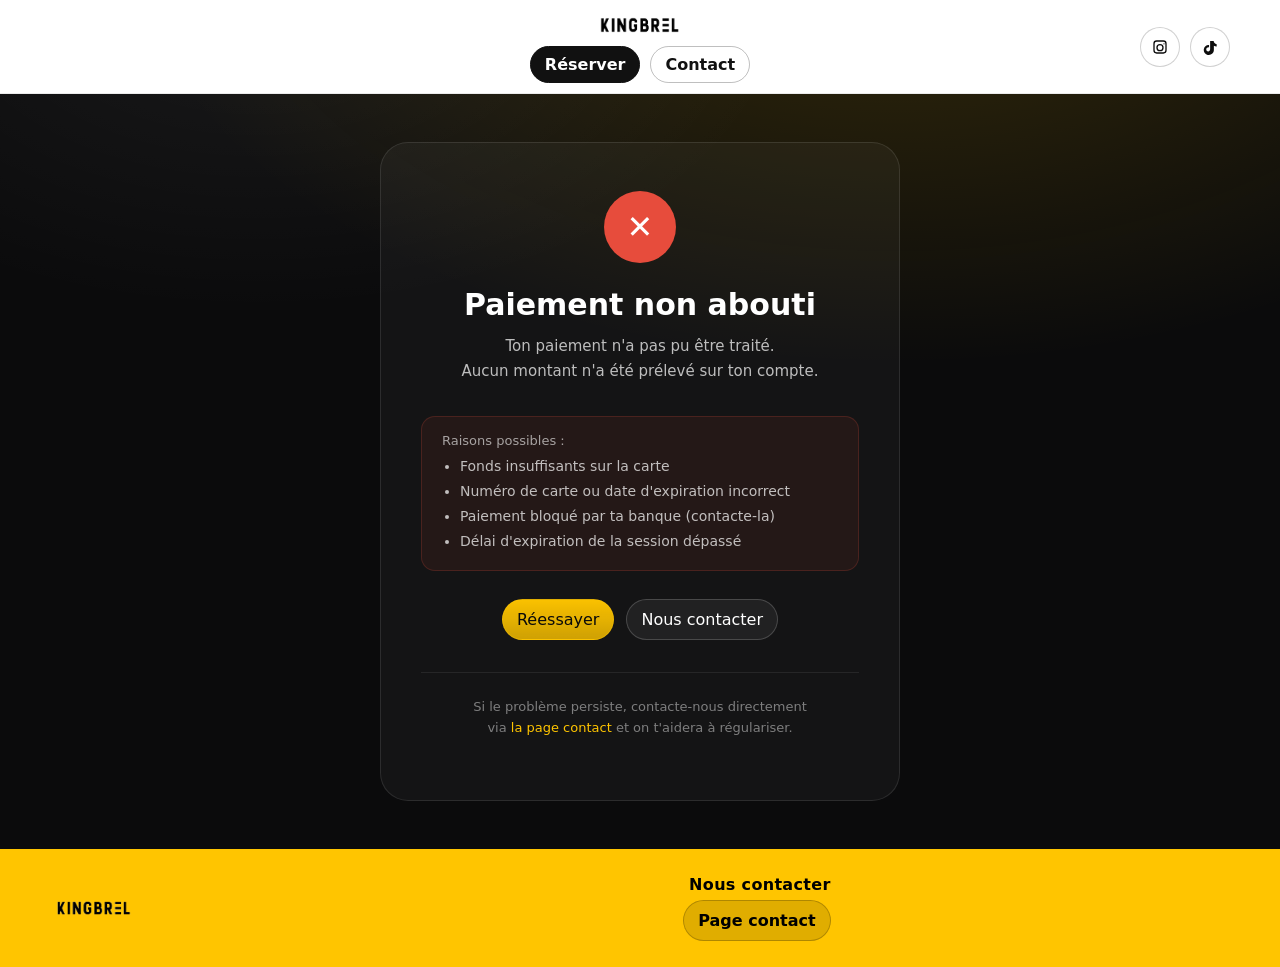
<file: paiement-refuse.html>
<!doctype html>
<html lang="fr">
<head>
<meta name="robots" content="noindex, nofollow, noarchive, nosnippet">
  <meta charset="utf-8" />
  <meta name="viewport" content="width=device-width, initial-scale=1" />
  <meta name="theme-color" content="#FFC500" />
  <title>KINGBREL — Paiement refusé</title>
  <meta name="description" content="Votre paiement n'a pas pu être traité. Veuillez réessayer." />
  <link rel="preconnect" href="https://fonts.googleapis.com">
  <link rel="preconnect" href="https://fonts.gstatic.com" crossorigin>
  <link rel="stylesheet" href="./css/style.css" />
  <link rel="icon" href="./assets/favicon.jpeg" type="image/jpeg" />
  <style>
    .confirmPage {
      min-height: 80vh;
      display: flex;
      align-items: center;
      justify-content: center;
      padding: 48px 16px;
    }
    .confirmCard {
      background: rgba(255,255,255,.04);
      border: 1px solid rgba(255,255,255,.10);
      border-radius: 28px;
      padding: 48px 40px;
      max-width: 520px;
      width: 100%;
      text-align: center;
    }
    .confirmIcon {
      width: 72px;
      height: 72px;
      border-radius: 50%;
      background: #E74C3C;
      display: flex;
      align-items: center;
      justify-content: center;
      margin: 0 auto 24px;
      font-size: 32px;
    }
    .confirmTitle {
      font-size: clamp(22px, 5vw, 30px);
      font-weight: 800;
      margin: 0 0 12px;
      color: #fff;
    }
    .confirmLead {
      color: rgba(255,255,255,.72);
      line-height: 1.65;
      margin: 0 0 32px;
      font-size: 15px;
    }
    .confirmActions {
      display: flex;
      gap: 12px;
      justify-content: center;
      flex-wrap: wrap;
    }
    .confirmMeta {
      margin-top: 32px;
      padding-top: 24px;
      border-top: 1px solid rgba(255,255,255,.08);
      color: rgba(255,255,255,.45);
      font-size: 13px;
      line-height: 1.6;
    }
    .reasonList {
      background: rgba(231,76,60,.08);
      border: 1px solid rgba(231,76,60,.20);
      border-radius: 14px;
      padding: 16px 20px;
      margin: 0 0 28px;
      text-align: left;
    }
    .reasonList p {
      margin: 0 0 6px;
      color: rgba(255,255,255,.60);
      font-size: 13px;
    }
    .reasonList ul {
      margin: 0;
      padding-left: 18px;
      color: rgba(255,255,255,.72);
      font-size: 14px;
      line-height: 1.8;
    }
  </style>
</head>

<body data-theme="dark">
  <header class="siteHeader" role="banner">
    <div class="container siteHeader__inner">
      <div class="siteHeader__left" aria-hidden="true"></div>
      <div class="siteHeader__center">
        <a class="siteHeader__brand" href="./index.html" aria-label="KINGBREL — Accueil">
          <img src="./assets/kingbrel-logo.png" alt="KINGBREL" class="siteHeader__logo" />
        </a>
        <div class="siteHeader__ctas" role="navigation" aria-label="Navigation principale">
          <a class="btn btn--header" href="./reserver.html">Réserver</a>
          <a class="btn btn--headerGhost" href="./contact.html">Contact</a>
        </div>
      </div>
      <div class="siteHeader__right" role="navigation" aria-label="Réseaux sociaux">
        <a class="iconBtn" href="https://www.instagram.com/kingbrel__/" target="_blank" rel="noopener" aria-label="Instagram">
          <img src="./assets/icon-instagram.svg" alt="" />
        </a>
        <a class="iconBtn" href="https://www.tiktok.com/@kingbrel__" target="_blank" rel="noopener" aria-label="TikTok">
          <img src="./assets/icon-tiktok.svg" alt="" />
        </a>
      </div>
    </div>
  </header>

  <main id="main">
    <div class="confirmPage">
      <div class="confirmCard">
        <div class="confirmIcon">✕</div>
        <h1 class="confirmTitle">Paiement non abouti</h1>
        <p class="confirmLead">
          Ton paiement n'a pas pu être traité.<br />
          Aucun montant n'a été prélevé sur ton compte.
        </p>

        <div class="reasonList">
          <p>Raisons possibles :</p>
          <ul>
            <li>Fonds insuffisants sur la carte</li>
            <li>Numéro de carte ou date d'expiration incorrect</li>
            <li>Paiement bloqué par ta banque (contacte-la)</li>
            <li>Délai d'expiration de la session dépassé</li>
          </ul>
        </div>

        <div class="confirmActions">
          <a class="btn btn--primary" href="./reserver.html">Réessayer</a>
          <a class="btn" href="./contact.html">Nous contacter</a>
        </div>
        <p class="confirmMeta">
          Si le problème persiste, contacte-nous directement<br />
          via <a href="./contact.html" style="color: var(--supernova)">la page contact</a> et on t'aidera à régulariser.
        </p>
      </div>
    </div>
  </main>

  <footer class="siteFooter">
    <div class="container siteFooter__inner">
      <div class="siteFooter__col">
        <img src="./assets/kingbrel-logo.png" alt="KINGBREL" class="siteFooter__logo" />
      </div>
      <div class="siteFooter__col siteFooter__col--right">
        <div class="siteFooter__title">Nous contacter</div>
        <a class="btn btn--footer" href="./contact.html">Page contact</a>
      </div>
    </div>
  </footer>

  <script src="./js/app.js" defer></script>
</body>
</html>
</file>
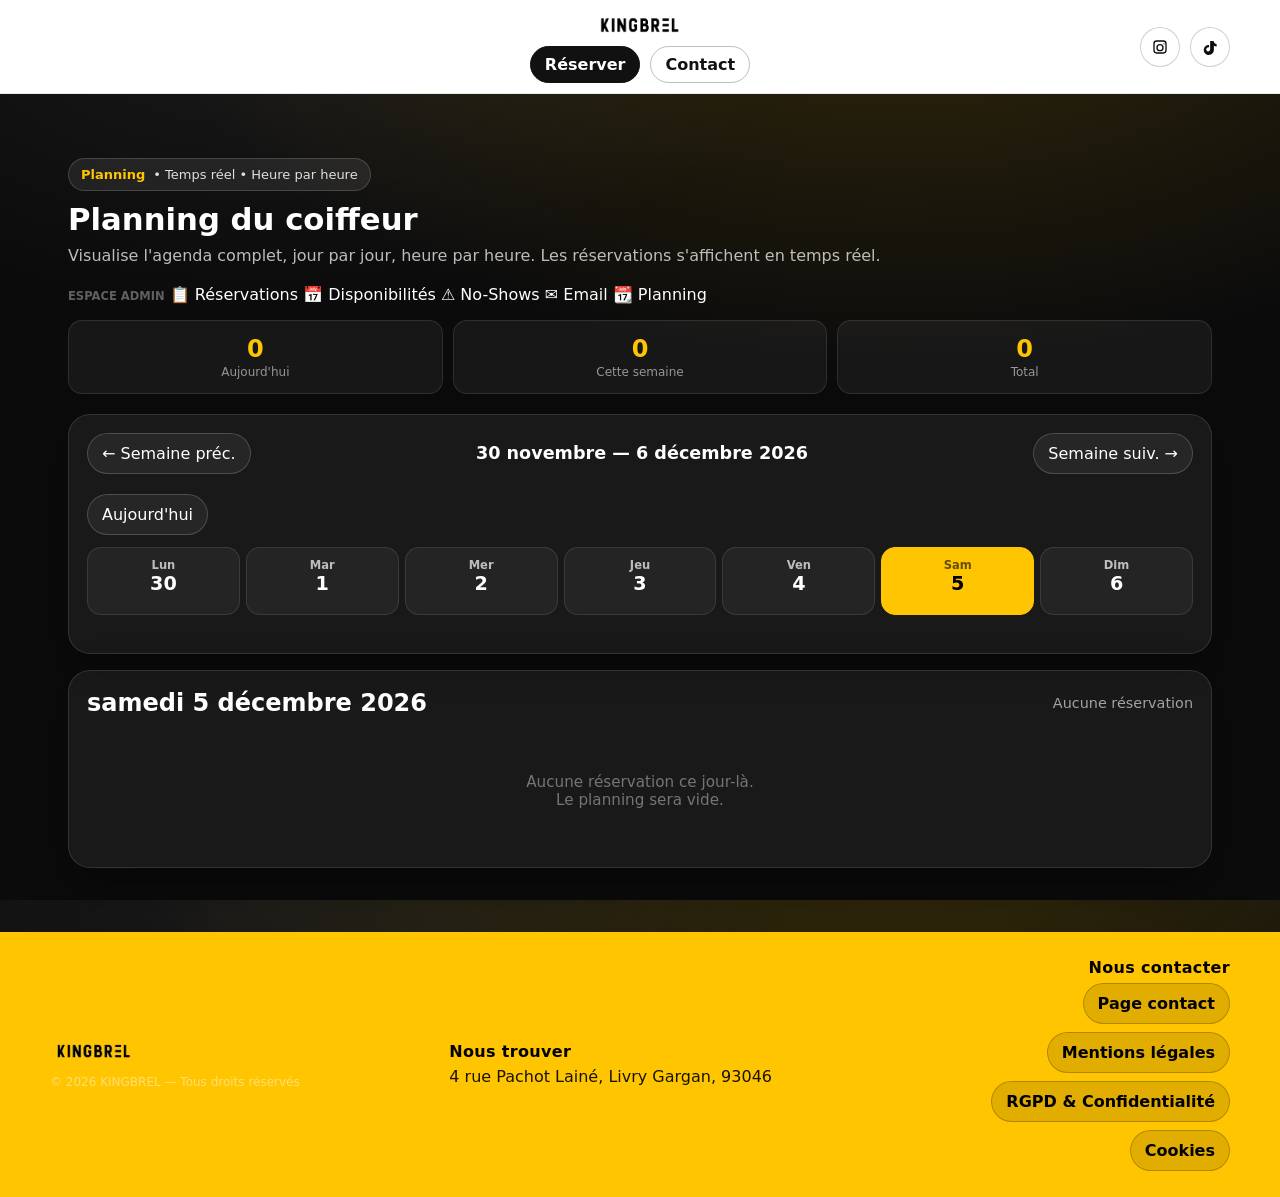
<file: planning.html>
<!doctype html>
<html lang="fr">
<head>
<meta name="robots" content="noindex, nofollow, noarchive, nosnippet">
  <meta charset="utf-8" />
  <meta name="viewport" content="width=device-width, initial-scale=1" />
  <meta name="theme-color" content="#000000" />
  <title>KINGBREL — Planning</title>
  <meta name="description" content="KINGBREL — Planning des réservations en temps réel." />
  <link rel="preconnect" href="https://fonts.googleapis.com">
  <link rel="preconnect" href="https://fonts.gstatic.com" crossorigin>
  <link rel="stylesheet" href="./css/style.css" />
  <style>
    /* Planning styles */
    .planning-nav {
      display: flex;
      align-items: center;
      gap: 12px;
      flex-wrap: wrap;
      margin-bottom: 20px;
    }
    .planning-nav .date-label {
      font-weight: 800;
      font-size: 1.1rem;
      flex: 1;
      text-align: center;
    }
    .week-strip {
      display: grid;
      grid-template-columns: repeat(7, 1fr);
      gap: 6px;
      margin-bottom: 20px;
    }
    .week-day {
      background: rgba(255,255,255,.05);
      border: 1px solid rgba(255,255,255,.1);
      border-radius: 14px;
      padding: 10px 6px;
      text-align: center;
      cursor: pointer;
      transition: all .2s;
    }
    .week-day:hover { background: rgba(255,255,255,.1); }
    .week-day.active {
      background: var(--supernova);
      border-color: var(--supernova);
      color: #000;
    }
    .week-day .wd-name { font-size: .72rem; font-weight: 600; opacity: .7; }
    .week-day.active .wd-name { opacity: .6; }
    .week-day .wd-num { font-size: 1.2rem; font-weight: 800; line-height: 1.2; }
    .week-day .wd-dot {
      width: 5px; height: 5px;
      background: var(--supernova);
      border-radius: 50%;
      margin: 4px auto 0;
    }
    .week-day.active .wd-dot { background: #000; }

    /* Timeline */
    .timeline {
      display: grid;
      grid-template-columns: 52px 1fr;
      gap: 0;
      position: relative;
    }
    .timeline-hours {
      display: flex;
      flex-direction: column;
    }
    .timeline-hour-label {
      height: 72px;
      display: flex;
      align-items: flex-start;
      padding-top: 4px;
      color: rgba(255,255,255,.45);
      font-size: .78rem;
      font-weight: 700;
    }
    .timeline-slots {
      position: relative;
      border-left: 1px solid rgba(255,255,255,.08);
    }
    .timeline-row {
      height: 72px;
      border-bottom: 1px solid rgba(255,255,255,.05);
      position: relative;
    }
    .timeline-row:nth-child(even) { background: rgba(255,255,255,.015); }
    /* Current time indicator */
    .time-indicator {
      position: absolute;
      left: 0; right: 0;
      height: 2px;
      background: var(--supernova);
      z-index: 10;
      pointer-events: none;
    }
    .time-indicator::before {
      content: '';
      position: absolute;
      left: -5px;
      top: -4px;
      width: 10px;
      height: 10px;
      background: var(--supernova);
      border-radius: 50%;
    }
    /* Booking block */
    .booking-block {
      position: absolute;
      left: 8px;
      right: 8px;
      background: linear-gradient(135deg, rgba(244,200,0,.25), rgba(244,200,0,.12));
      border: 1px solid rgba(244,200,0,.5);
      border-left: 3px solid var(--supernova);
      border-radius: 10px;
      padding: 8px 10px;
      overflow: hidden;
      z-index: 5;
      cursor: pointer;
      transition: all .2s;
    }
    .booking-block:hover {
      background: linear-gradient(135deg, rgba(244,200,0,.4), rgba(244,200,0,.2));
      transform: scale(1.01);
    }
    .booking-block .bb-time { font-size: .72rem; font-weight: 700; color: var(--supernova); }
    .booking-block .bb-name { font-size: .88rem; font-weight: 800; margin: 2px 0; }
    .booking-block .bb-service { font-size: .75rem; color: rgba(255,255,255,.65); }
    /* Empty day */
    .empty-day {
      text-align: center;
      padding: 40px 20px;
      color: rgba(255,255,255,.4);
      font-size: .95rem;
    }
    /* Detail modal */
    .detail-overlay {
      position: fixed;
      inset: 0;
      background: rgba(0,0,0,.75);
      z-index: 200;
      display: flex;
      align-items: center;
      justify-content: center;
      opacity: 0;
      pointer-events: none;
      transition: opacity .25s;
    }
    .detail-overlay.show {
      opacity: 1;
      pointer-events: all;
    }
    .detail-card {
      background: #111;
      border: 1px solid rgba(255,255,255,.15);
      border-radius: 20px;
      padding: 28px;
      max-width: 400px;
      width: 90%;
      position: relative;
    }
    .detail-card h3 { margin: 0 0 16px; }
    .detail-row { display: flex; gap: 10px; margin-bottom: 10px; }
    .detail-label { color: rgba(255,255,255,.5); font-size: .8rem; min-width: 80px; }
    .detail-val { font-weight: 600; font-size: .88rem; }
    .close-detail {
      position: absolute;
      top: 14px; right: 14px;
    }
    /* Stats bar */
    .stats-bar {
      display: grid;
      grid-template-columns: repeat(3, 1fr);
      gap: 10px;
      margin-bottom: 20px;
    }
    .stat-chip {
      background: rgba(255,255,255,.05);
      border: 1px solid rgba(255,255,255,.1);
      border-radius: 14px;
      padding: 14px;
      text-align: center;
    }
    .stat-chip .sv { font-size: 1.5rem; font-weight: 800; color: var(--supernova); }
    .stat-chip .sl { font-size: .75rem; color: rgba(255,255,255,.55); margin-top: 2px; }

    @media (max-width: 600px) {
      .week-day .wd-name { font-size: .62rem; }
      .week-day .wd-num { font-size: 1rem; }
      .stats-bar { grid-template-columns: 1fr 1fr; }
    }
  </style>
</head>
<body>

  <header class="siteHeader" role="banner">
    <div class="container siteHeader__inner">
      <div class="siteHeader__left" aria-hidden="true"></div>
      <div class="siteHeader__center">
        <a class="siteHeader__brand" href="./index.html" aria-label="KINGBREL — Accueil">
          <img src="./assets/kingbrel-logo.png" alt="KINGBREL" class="siteHeader__logo" />
        </a>
        <div class="siteHeader__ctas" role="navigation" aria-label="Navigation principale">
          <a class="btn btn--header" href="./reserver.html">Réserver</a>
          <a class="btn btn--headerGhost" href="./contact.html">Contact</a>
        </div>
      </div>
      <div class="siteHeader__right" role="navigation" aria-label="Réseaux sociaux">
        <a class="iconBtn" href="https://www.instagram.com/kingbrel__/" target="_blank" rel="noopener" aria-label="Instagram">
          <img src="./assets/icon-instagram.svg" alt="" />
        </a>
        <a class="iconBtn" href="https://www.tiktok.com/@kingbrel__" target="_blank" rel="noopener" aria-label="TikTok">
          <img src="./assets/icon-tiktok.svg" alt="" />
        </a>
      </div>
    </div>
  </header>

<main id="main" class="main">
  <section class="section">
    <div class="container">
      <p class="kicker" style="margin:0 0 10px">
        <strong style="color: var(--supernova)">Planning</strong> • Temps réel • Heure par heure
      </p>
      <h1 class="pageTitle">Planning du coiffeur</h1>

      <!-- Barre de navigation admin -->
      <p class="pageLead">
        Visualise l'agenda complet, jour par jour, heure par heure. Les réservations s'affichent en temps réel.
      </p>

      <!-- Navigation admin inter-pages -->
      <nav class="admin-page-nav" style="margin-top:16px">
        <span style="font-size:.72rem; font-weight:700; color:rgba(255,255,255,.35); align-self:center; white-space:nowrap">ESPACE ADMIN</span>
        <a href="./admin.html#reservations">📋 Réservations</a>
        <a href="./admin.html#disponibilites">📅 Disponibilités</a>
        <a href="./admin.html#noshow">⚠️ No-Shows</a>
        <a href="./admin.html#email">✉️ Email</a>
        <a href="./planning.html" class="active">📆 Planning</a>
      </nav>
      <div id="planningStats" class="stats-bar" style="margin-top:16px"></div>

      <!-- Week navigation -->
      <div class="panel" style="margin-top:8px">
        <div class="planning-nav">
          <button class="btn" id="prevWeek">← Semaine préc.</button>
          <span class="date-label" id="weekLabel"></span>
          <button class="btn" id="nextWeek">Semaine suiv. →</button>
        </div>
        <button class="btn" id="todayBtn" style="margin-bottom:12px">Aujourd'hui</button>
        <div class="week-strip" id="weekStrip"></div>
      </div>

      <!-- Day timeline -->
      <div class="panel" style="margin-top:16px">
        <div style="display:flex; justify-content:space-between; align-items:center; margin-bottom:16px; flex-wrap:wrap; gap:10px">
          <h2 id="dayTitle" style="margin:0"></h2>
          <span id="bookingCount" style="color: rgba(255,255,255,.6); font-size:.9rem"></span>
        </div>
        <div id="timelineWrap"></div>
      </div>
    </div>
  </section>
</main>

<!-- Detail overlay -->
<div class="detail-overlay" id="detailOverlay">
  <div class="detail-card">
    <button class="btn close-detail" id="closeDetail">✕</button>
    <h3 id="detailTitle">Détail réservation</h3>
    <div id="detailBody"></div>
    <div class="hr" style="margin:16px 0"></div>
    <button class="btn" id="deleteBooking" style="width:100%; color: #ff6b6b; border-color: rgba(255,100,100,.3)">
      Supprimer cette réservation
    </button>
  </div>
</div>

  <script src="./js/app.js"></script>
  <script src="./js/planning.js"></script>


  <footer class="siteFooter">
    <div class="container siteFooter__inner">
      <div class="siteFooter__col">
        <img src="./assets/kingbrel-logo.png" alt="KINGBREL" class="siteFooter__logo" />
        <p style="margin:8px 0 0; color: rgba(255,255,255,.45); font-size:.75rem; line-height:1.6">
          © <span id="kbYear"></span> KINGBREL — Tous droits réservés
        </p>
      </div>
      <div class="siteFooter__col">
        <div class="siteFooter__title">Nous trouver</div>
        <div class="siteFooter__text">4 rue Pachot Lainé, Livry Gargan, 93046</div>
      </div>
      <div class="siteFooter__col siteFooter__col--right">
        <div class="siteFooter__title">Nous contacter</div>
        <a class="btn btn--footer" href="./contact.html">Page contact</a>
        <div style="height:8px"></div>
        <a class="btn btn--footer" href="./mentions-legales.html">Mentions légales</a>
        <div style="height:8px"></div>
        <a class="btn btn--footer" href="./rgpd.html">RGPD &amp; Confidentialité</a>
        <div style="height:8px"></div>
        <a class="btn btn--footer" href="./cookies.html">Cookies</a>
      </div>
    </div>
  </footer>
  <script>document.getElementById("kbYear")&&(document.getElementById("kbYear").textContent=new Date().getFullYear())</script>

</body>
</html>
</file>
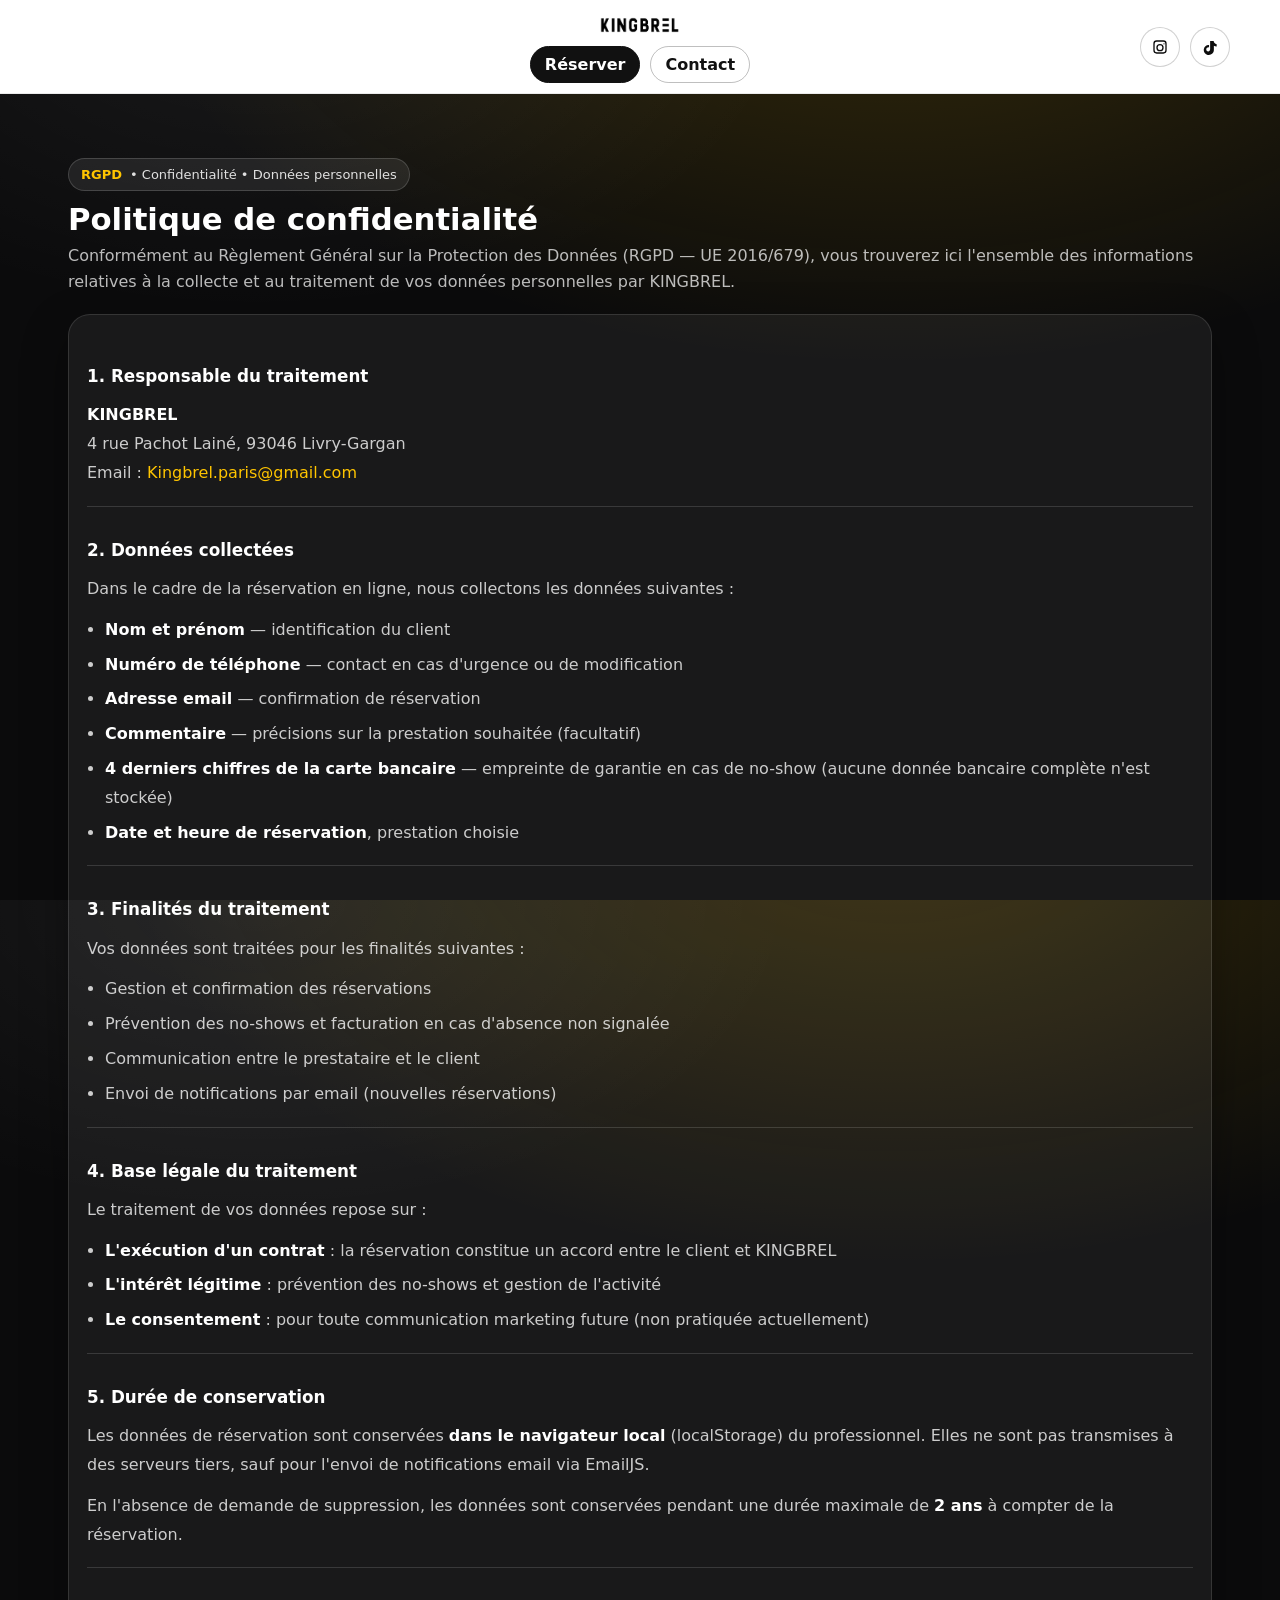
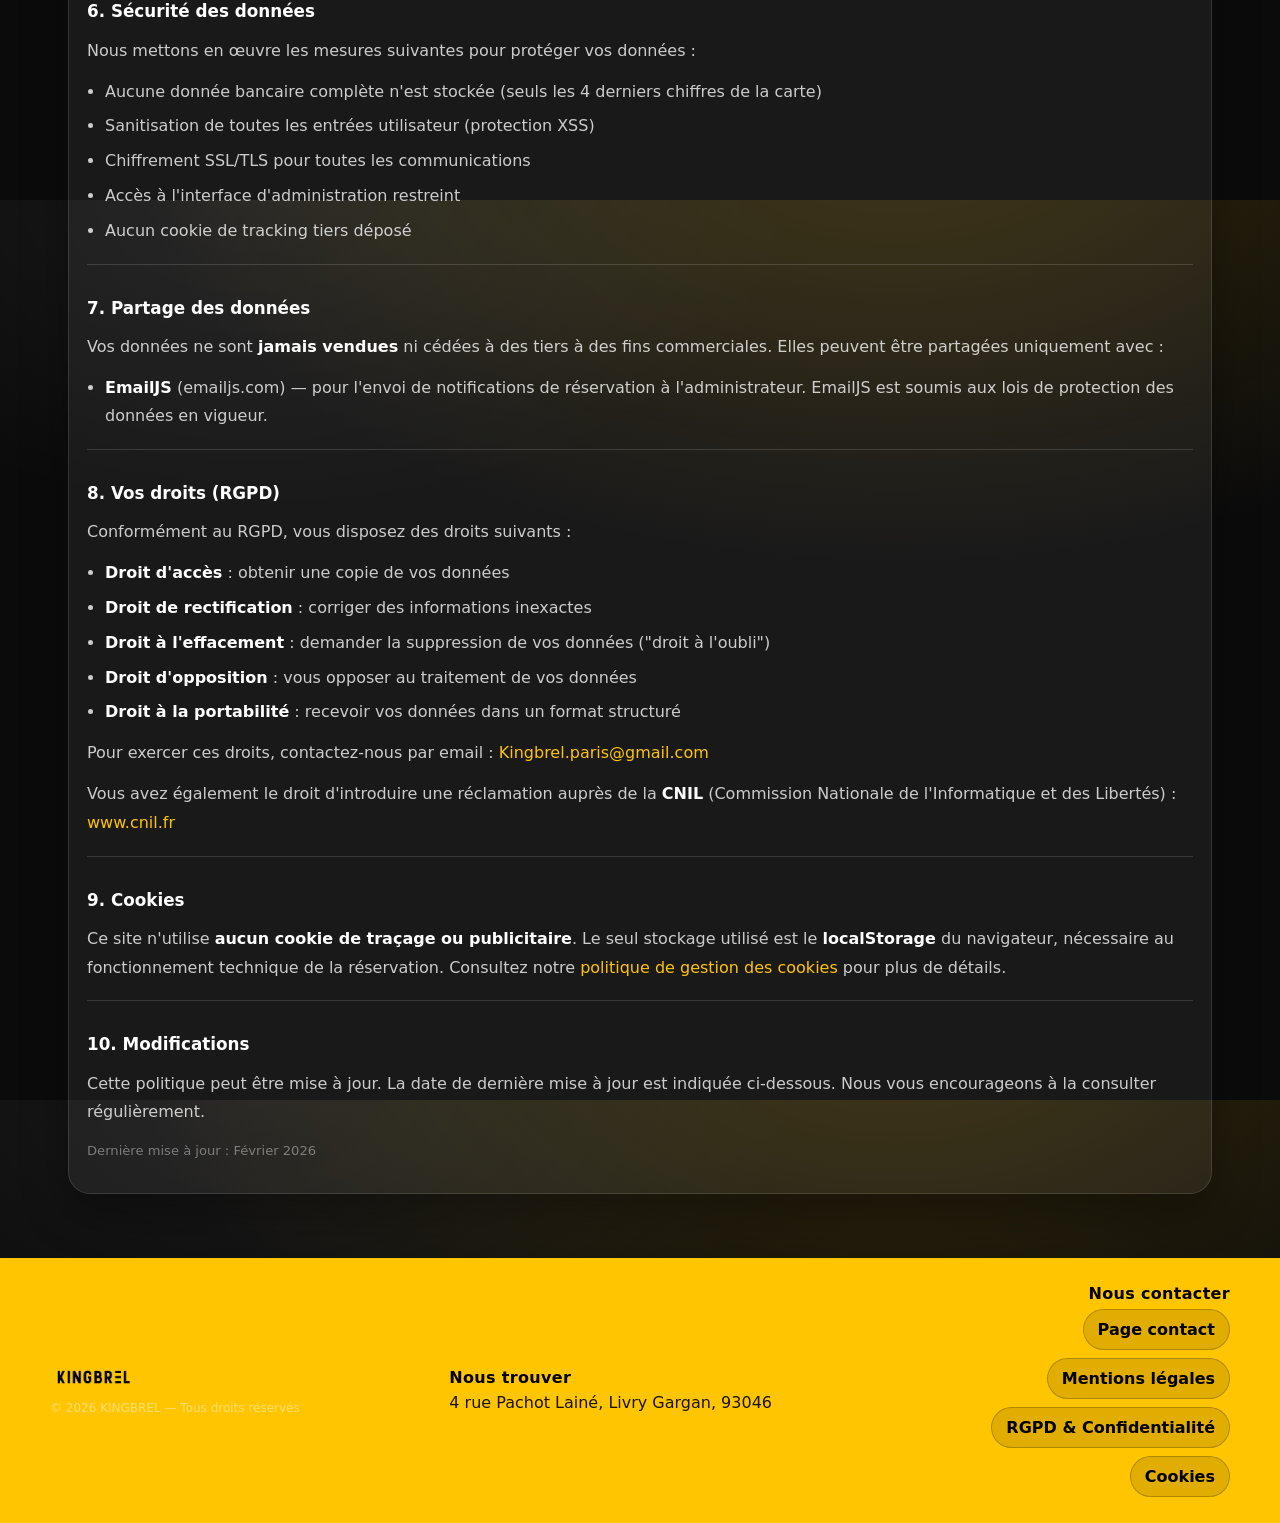
<file: rgpd.html>
<!doctype html>
<html lang="fr">
<head>
<meta name="robots" content="noindex, nofollow, noarchive, nosnippet">
  <meta charset="utf-8" />
  <meta name="viewport" content="width=device-width, initial-scale=1" />
  <meta name="theme-color" content="#000000" />
  <title>KINGBREL — RGPD & Politique de confidentialité</title>
  <meta name="description" content="KINGBREL — Politique de confidentialité et protection des données personnelles (RGPD)." />
  <link rel="preconnect" href="https://fonts.googleapis.com">
  <link rel="preconnect" href="https://fonts.gstatic.com" crossorigin>
  <link rel="stylesheet" href="./css/style.css" />
  <style>
    .legal-body { color: rgba(255,255,255,.78); line-height:1.8; }
    .legal-body h2 { color: #fff; margin: 28px 0 10px; font-size:1.05rem; }
    .legal-body p { margin: 0 0 12px; }
    .legal-body ul { padding-left:18px; margin: 0 0 12px; }
    .legal-body li { margin-bottom:6px; }
    .legal-body strong { color: #fff; }
    .legal-body a { color: var(--supernova); }
  </style>
</head>
<body data-theme="dark">

  <header class="siteHeader" role="banner">
    <div class="container siteHeader__inner">
      <div class="siteHeader__left" aria-hidden="true"></div>
      <div class="siteHeader__center">
        <a class="siteHeader__brand" href="./index.html" aria-label="KINGBREL — Accueil">
          <img src="./assets/kingbrel-logo.png" alt="KINGBREL" class="siteHeader__logo" />
        </a>
        <div class="siteHeader__ctas" role="navigation" aria-label="Navigation principale">
          <a class="btn btn--header" href="./reserver.html">Réserver</a>
          <a class="btn btn--headerGhost" href="./contact.html">Contact</a>
        </div>
      </div>
      <div class="siteHeader__right" role="navigation" aria-label="Réseaux sociaux">
        <a class="iconBtn" href="https://www.instagram.com/kingbrel__/" target="_blank" rel="noopener" aria-label="Instagram">
          <img src="./assets/icon-instagram.svg" alt="" />
        </a>
        <a class="iconBtn" href="https://www.tiktok.com/@kingbrel__" target="_blank" rel="noopener" aria-label="TikTok">
          <img src="./assets/icon-tiktok.svg" alt="" />
        </a>
      </div>
    </div>
  </header>

  <main id="main" class="main">
    <section class="section">
      <div class="container">
        <p class="kicker" style="margin:0 0 10px">
          <strong style="color: var(--supernova)">RGPD</strong> • Confidentialité • Données personnelles
        </p>
        <h1 class="pageTitle">Politique de confidentialité</h1>
        <p class="pageLead">
          Conformément au Règlement Général sur la Protection des Données (RGPD — UE 2016/679), vous trouverez ici l'ensemble des informations relatives à la collecte et au traitement de vos données personnelles par KINGBREL.
        </p>

        <div class="panel legal-body" style="margin-top:20px">

          <h2>1. Responsable du traitement</h2>
          <p>
            <strong>KINGBREL</strong><br>
            4 rue Pachot Lainé, 93046 Livry-Gargan<br>
            Email : <a href="mailto:Kingbrel.paris@gmail.com">Kingbrel.paris@gmail.com</a>
          </p>

          <div class="hr"></div>

          <h2>2. Données collectées</h2>
          <p>Dans le cadre de la réservation en ligne, nous collectons les données suivantes :</p>
          <ul>
            <li><strong>Nom et prénom</strong> — identification du client</li>
            <li><strong>Numéro de téléphone</strong> — contact en cas d'urgence ou de modification</li>
            <li><strong>Adresse email</strong> — confirmation de réservation</li>
            <li><strong>Commentaire</strong> — précisions sur la prestation souhaitée (facultatif)</li>
            <li><strong>4 derniers chiffres de la carte bancaire</strong> — empreinte de garantie en cas de no-show (aucune donnée bancaire complète n'est stockée)</li>
            <li><strong>Date et heure de réservation</strong>, prestation choisie</li>
          </ul>

          <div class="hr"></div>

          <h2>3. Finalités du traitement</h2>
          <p>Vos données sont traitées pour les finalités suivantes :</p>
          <ul>
            <li>Gestion et confirmation des réservations</li>
            <li>Prévention des no-shows et facturation en cas d'absence non signalée</li>
            <li>Communication entre le prestataire et le client</li>
            <li>Envoi de notifications par email (nouvelles réservations)</li>
          </ul>

          <div class="hr"></div>

          <h2>4. Base légale du traitement</h2>
          <p>Le traitement de vos données repose sur :</p>
          <ul>
            <li><strong>L'exécution d'un contrat</strong> : la réservation constitue un accord entre le client et KINGBREL</li>
            <li><strong>L'intérêt légitime</strong> : prévention des no-shows et gestion de l'activité</li>
            <li><strong>Le consentement</strong> : pour toute communication marketing future (non pratiquée actuellement)</li>
          </ul>

          <div class="hr"></div>

          <h2>5. Durée de conservation</h2>
          <p>
            Les données de réservation sont conservées <strong>dans le navigateur local</strong> (localStorage) du professionnel.
            Elles ne sont pas transmises à des serveurs tiers, sauf pour l'envoi de notifications email via EmailJS.
          </p>
          <p>
            En l'absence de demande de suppression, les données sont conservées pendant une durée maximale de <strong>2 ans</strong> à compter de la réservation.
          </p>

          <div class="hr"></div>

          <h2>6. Sécurité des données</h2>
          <p>Nous mettons en œuvre les mesures suivantes pour protéger vos données :</p>
          <ul>
            <li>Aucune donnée bancaire complète n'est stockée (seuls les 4 derniers chiffres de la carte)</li>
            <li>Sanitisation de toutes les entrées utilisateur (protection XSS)</li>
            <li>Chiffrement SSL/TLS pour toutes les communications</li>
            <li>Accès à l'interface d'administration restreint</li>
            <li>Aucun cookie de tracking tiers déposé</li>
          </ul>

          <div class="hr"></div>

          <h2>7. Partage des données</h2>
          <p>
            Vos données ne sont <strong>jamais vendues</strong> ni cédées à des tiers à des fins commerciales.
            Elles peuvent être partagées uniquement avec :
          </p>
          <ul>
            <li><strong>EmailJS</strong> (emailjs.com) — pour l'envoi de notifications de réservation à l'administrateur. EmailJS est soumis aux lois de protection des données en vigueur.</li>
          </ul>

          <div class="hr"></div>

          <h2>8. Vos droits (RGPD)</h2>
          <p>Conformément au RGPD, vous disposez des droits suivants :</p>
          <ul>
            <li><strong>Droit d'accès</strong> : obtenir une copie de vos données</li>
            <li><strong>Droit de rectification</strong> : corriger des informations inexactes</li>
            <li><strong>Droit à l'effacement</strong> : demander la suppression de vos données ("droit à l'oubli")</li>
            <li><strong>Droit d'opposition</strong> : vous opposer au traitement de vos données</li>
            <li><strong>Droit à la portabilité</strong> : recevoir vos données dans un format structuré</li>
          </ul>
          <p>
            Pour exercer ces droits, contactez-nous par email :
            <a href="mailto:Kingbrel.paris@gmail.com">Kingbrel.paris@gmail.com</a>
          </p>
          <p>
            Vous avez également le droit d'introduire une réclamation auprès de la <strong>CNIL</strong> (Commission Nationale de l'Informatique et des Libertés) :
            <a href="https://www.cnil.fr" target="_blank" rel="noopener">www.cnil.fr</a>
          </p>

          <div class="hr"></div>

          <h2>9. Cookies</h2>
          <p>
            Ce site n'utilise <strong>aucun cookie de traçage ou publicitaire</strong>.
            Le seul stockage utilisé est le <strong>localStorage</strong> du navigateur, nécessaire au fonctionnement technique de la réservation.
            Consultez notre <a href="./cookies.html">politique de gestion des cookies</a> pour plus de détails.
          </p>

          <div class="hr"></div>

          <h2>10. Modifications</h2>
          <p>
            Cette politique peut être mise à jour. La date de dernière mise à jour est indiquée ci-dessous.
            Nous vous encourageons à la consulter régulièrement.
          </p>
          <p style="color: rgba(255,255,255,.4); font-size:.82rem">Dernière mise à jour : Février 2026</p>
        </div>
      </div>
    </section>
  </main>

  <footer class="siteFooter">
    <div class="container siteFooter__inner">
      <div class="siteFooter__col">
        <img src="./assets/kingbrel-logo.png" alt="KINGBREL" class="siteFooter__logo" />
        <p style="margin:8px 0 0; color: rgba(255,255,255,.45); font-size:.75rem; line-height:1.6">
          © <span id="kbYear"></span> KINGBREL — Tous droits réservés
        </p>
      </div>
      <div class="siteFooter__col">
        <div class="siteFooter__title">Nous trouver</div>
        <div class="siteFooter__text">4 rue Pachot Lainé, Livry Gargan, 93046</div>
      </div>
      <div class="siteFooter__col siteFooter__col--right">
        <div class="siteFooter__title">Nous contacter</div>
        <a class="btn btn--footer" href="./contact.html">Page contact</a>
        <div style="height:8px"></div>
        <a class="btn btn--footer" href="./mentions-legales.html">Mentions légales</a>
        <div style="height:8px"></div>
        <a class="btn btn--footer" href="./rgpd.html">RGPD &amp; Confidentialité</a>
        <div style="height:8px"></div>
        <a class="btn btn--footer" href="./cookies.html">Cookies</a>
      </div>
    </div>
  </footer>
  <script>document.getElementById("kbYear")&&(document.getElementById("kbYear").textContent=new Date().getFullYear())</script>

  <script src="./js/app.js" defer></script>
</body>
</html>
</file>
<file: css/style.css>
:root{
  --bg:#0b0b0c;
  --panel:rgba(255,255,255,.06);
  --panel2:rgba(255,255,255,.10);
  --text:#ffffff;
  --muted:rgba(255,255,255,.72);
  --line:rgba(255,255,255,.14);
  --black:#000;
  --white:#fff;
  --supernova:#FFC500;

  --radius:22px;
  --radius-sm:16px;
  --shadow: 0 24px 80px rgba(0,0,0,.55);
  --shadow-soft: 0 18px 45px rgba(0,0,0,.35);

  --max:1180px;
  --ease:cubic-bezier(.2,.8,.2,1);
}

*{box-sizing:border-box}
html,body{height:100%}
body{
  margin:0;
  font-family: ui-sans-serif, system-ui, -apple-system, Segoe UI, Roboto, Helvetica, Arial, "Apple Color Emoji","Segoe UI Emoji";
  background: radial-gradient(1200px 700px at 70% -10%, rgba(255,197,0,.18), transparent 65%),
              radial-gradient(900px 520px at 20% 0%, rgba(255,255,255,.06), transparent 60%),
              var(--bg);
  color:var(--text);
  overflow-x:hidden;
}

a{color:inherit; text-decoration:none}
button, input, select, textarea{font:inherit}
img{max-width:100%; display:block}
.container{max-width:var(--max); margin:0 auto; padding:0 18px}

.skip{
  position:absolute; left:-999px; top:-999px;
  background:#fff; color:#000; padding:10px 14px; border-radius:10px;
}
.skip:focus{left:12px; top:12px; z-index:9999}

.header{
  position:sticky; top:0; z-index:50;
  backdrop-filter:saturate(150%) blur(14px);
  background: rgba(255,255,255,.88);
  border-bottom:1px solid rgba(0,0,0,.08);
}
.header__inner{
  display:grid;
  grid-template-columns: 1fr auto 1fr;
  gap: 8px;
  align-items:center;
  padding: 8px 0;
}
.brand{
  display:flex; align-items:center; gap:10px;
}
.brand__logo{
  width:160px; height:auto;
  filter: drop-shadow(0 10px 24px rgba(0,0,0,.35));
}
.header__center{
  display:flex; flex-direction:column; align-items:center; justify-content:center;
  gap: 6px;
}
.header__ctaRow{display:flex; gap:10px; align-items:center; justify-content:center; flex-wrap:wrap}
.btn{
  border:1px solid rgba(255,255,255,.18);
  background: rgba(255,255,255,.06);
  color:#fff;
  padding:10px 14px;
  border-radius:999px;
  display:inline-flex; align-items:center; justify-content:center; gap:10px;
  cursor:pointer;
  transition: transform .25s var(--ease), background .25s var(--ease), border-color .25s var(--ease);
  user-select:none;
}
.btn:hover{transform: translateY(-1px); background: rgba(255,255,255,.10); border-color: rgba(255,255,255,.28)}
.btn:active{transform: translateY(0px) scale(.98)}
.btn--primary{
  background: linear-gradient(180deg, rgba(255,197,0,.98), rgba(255,197,0,.80));
  border-color: rgba(255,197,0,.35);
  color:#0a0a0a;
}
.btn--primary:hover{background: linear-gradient(180deg, rgba(255,197,0,1), rgba(255,197,0,.86))}
.btn--ghost{
  background: transparent;
  border-color: rgba(255,255,255,.18);
}
.iconBtn{
  width:36px; height:36px; border-radius:999px;
  display:grid; place-items:center;
}
.icon{
  width:18px; height:18px;
}
.header__right{
  display:flex; justify-content:flex-end; gap:10px; align-items:center;
}

.main{min-height:60vh}
.section{padding:64px 0}
.hero{
  padding:42px 0 74px;
}
.heroCard{
  border:1px solid rgba(255,255,255,.12);
  background: linear-gradient(180deg, rgba(255,255,255,.08), rgba(255,255,255,.04));
  border-radius: var(--radius);
  box-shadow: var(--shadow);
  overflow:hidden;
  position:relative;
}
.heroMedia{
  position:absolute; inset:0;
  background-image: url("../assets/hero-home.png");
background-size:cover;
  background-position:center;
  filter: brightness(1.14) saturate(1.06) contrast(1.03);
  transform: scale(1.04);
}
.heroOverlay{
  position:absolute; inset:0;
  background:
    radial-gradient(900px 420px at 50% 10%, rgba(0,0,0,.08), rgba(0,0,0,.62) 68%),
    linear-gradient(to bottom, rgba(0,0,0,.12), rgba(0,0,0,.62));
}
.heroContent{
  position:relative;
  padding:72px 18px 64px;
  text-align:center;
  display:flex; flex-direction:column; align-items:center; gap:16px;
}
.heroLogo{
  width:min(520px, 82vw);
  filter: drop-shadow(0 18px 40px rgba(0,0,0,.55));
}
.kicker{
  display:inline-flex; gap:8px; align-items:center;
  padding:8px 12px;
  border-radius:999px;
  background: rgba(255,255,255,.08);
  border:1px solid rgba(255,255,255,.16);
  color: rgba(255,255,255,.86);
  font-size:13px;
}
.kicker strong{color:var(--supernova)}
.h1{
  margin:0;
  font-size: clamp(28px, 3.2vw, 44px);
  letter-spacing: .2px;
}
.sub{
  margin:0;
  max-width: 720px;
  color: rgba(255,255,255,.78);
  font-size: 16px;
  line-height:1.6;
}

.grid3{
  display:grid;
  grid-template-columns: repeat(3, 1fr);
  gap:14px;
}
.card{
  border:1px solid rgba(255,255,255,.12);
  background: rgba(255,255,255,.06);
  border-radius: var(--radius);
  padding:18px;
  box-shadow: var(--shadow-soft);
  transition: transform .25s var(--ease), background .25s var(--ease), border-color .25s var(--ease);
}
.card:hover{transform: translateY(-2px); background: rgba(255,255,255,.08); border-color: rgba(255,255,255,.18)}
.card h3{margin:0 0 6px}
.card p{margin:0; color: rgba(255,255,255,.72); line-height:1.5}
.badge{
  display:inline-flex; align-items:center; gap:8px;
  padding:8px 12px;
  border-radius:999px;
  background: rgba(255,197,0,.14);
  border: 1px solid rgba(255,197,0,.22);
  color: rgba(255,255,255,.92);
  font-size:12px;
}

.split{
  display:grid;
  grid-template-columns: 1.1fr .9fr;
  gap:18px;
  align-items:stretch;
}
.panel{
  border:1px solid rgba(255,255,255,.12);
  background: rgba(255,255,255,.06);
  border-radius: var(--radius);
  padding:18px;
  box-shadow: var(--shadow-soft);
}

.footer{
  border-top:1px solid rgba(255,255,255,.12);
  background: rgba(0,0,0,.30);
  padding:28px 0;
}
.footerGrid{
  display:grid;
  grid-template-columns: 1.2fr 1fr 1fr 1fr;
  gap:16px;
}
.footerTitle{
  margin:0 0 10px;
  font-size:13px;
  letter-spacing:.12em;
  text-transform:uppercase;
  color: rgba(255,255,255,.72);
}
.footer a{color: rgba(255,255,255,.84)}
.footer a:hover{color: #fff}
.footerSmall{
  margin-top:18px;
  padding-top:14px;
  border-top:1px solid rgba(255,255,255,.10);
  color: rgba(255,255,255,.62);
  font-size:12px;
  display:flex;
  justify-content:space-between;
  gap:12px;
  flex-wrap:wrap;
}
.footerLogo{width:130px}

.pageTitle{
  font-size: clamp(26px, 2.4vw, 36px);
  margin:0 0 6px;
}
.pageLead{
  margin:0;
  color: rgba(255,255,255,.72);
  line-height:1.6;
}

.light{
  background: #fff;
  color:#0b0b0c;
}
.light .header{
  background: rgba(255,255,255,.82);
  border-bottom:1px solid rgba(0,0,0,.08);
}
.light .btn{
  border-color: rgba(0,0,0,.12);
  background: rgba(0,0,0,.04);
  color:#0b0b0c;
}
.light .btn:hover{background: rgba(0,0,0,.06); border-color: rgba(0,0,0,.18)}
.light .btn--primary{color:#0b0b0c; border-color: rgba(255,197,0,.45)}
.light .card, .light .panel{
  background: rgba(0,0,0,.03);
  border-color: rgba(0,0,0,.08);
  box-shadow: 0 18px 50px rgba(0,0,0,.10);
}
.light .card p, .light .pageLead{color: rgba(0,0,0,.68)}
.light .footer{
  background:#fff;
  border-top:1px solid rgba(0,0,0,.08);
}
.light .footerTitle{color: rgba(0,0,0,.62)}
.light .footer a{color: rgba(0,0,0,.78)}
.light .footer a:hover{color:#000}
.light .footerSmall{border-top-color: rgba(0,0,0,.08); color: rgba(0,0,0,.55)}
.light .kicker{background: rgba(0,0,0,.04); border-color: rgba(0,0,0,.08); color: rgba(0,0,0,.72)}

.hr{height:1px; background: rgba(255,255,255,.14); border:0; margin:18px 0}
.light .hr{background: rgba(0,0,0,.12)}

.serviceGrid{
  display:grid;
  grid-template-columns: repeat(3, 1fr);
  gap:14px;
}
.serviceCard{
  display:flex; flex-direction:column; gap:10px;
}
.serviceMeta{
  display:flex; gap:8px; flex-wrap:wrap; align-items:center;
}
.price{
  font-weight:800;
  letter-spacing:.2px;
}
.duration{
  color: rgba(255,255,255,.74);
  font-size:13px;
}
.light .duration{color: rgba(0,0,0,.62)}

.tabs{
  display:flex; gap:10px; flex-wrap:wrap;
  margin: 16px 0 8px;
}
.tab{
  border-radius:999px;
  padding:10px 12px;
  border:1px solid rgba(255,255,255,.14);
  background: rgba(255,255,255,.06);
  cursor:pointer;
  transition: transform .25s var(--ease), background .25s var(--ease), border-color .25s var(--ease);
}
.tab[aria-selected="true"]{
  border-color: rgba(255,197,0,.35);
  background: rgba(255,197,0,.14);
}
.light .tab{border-color: rgba(0,0,0,.12); background: rgba(0,0,0,.03)}
.light .tab[aria-selected="true"]{border-color: rgba(255,197,0,.55); background: rgba(255,197,0,.20)}

.modalBackdrop{
  position:fixed; inset:0;
  background: rgba(0,0,0,.62);
  backdrop-filter: blur(10px);
  display:none;
  align-items:flex-end;
  justify-content:center;
  padding: 18px;
  z-index: 100;
  overflow-y: auto;
}
.modalBackdrop.show{display:flex}
.modal{
  width:min(980px, 100%);
  max-height: calc(100vh - 36px);
  border-radius: 28px;
  background: rgba(18,18,20,.92);
  border: 1px solid rgba(255,255,255,.12);
  box-shadow: var(--shadow);
  overflow-y: auto;
  overflow-x: hidden;
  transform: translateY(14px);
  animation: modalIn .32s var(--ease) forwards;
}
@keyframes modalIn{
  from{opacity:0; transform: translateY(18px) scale(.985)}
  to{opacity:1; transform: translateY(0) scale(1)}
}
.modalTop{
  display:flex; align-items:flex-start; justify-content:space-between;
  gap:10px;
  padding:18px;
  border-bottom: 1px solid rgba(255,255,255,.10);
}
.modalTitle{
  margin:0;
  font-size: 18px;
}
.modalClose{
  width:42px; height:42px;
  border-radius:999px;
}
.modalBody{
  display:grid;
  grid-template-columns: 1fr 1fr;
  gap:0;
  overflow: visible;
}
.modalPane{
  padding:18px;
}
.modalPane + .modalPane{
  border-left: 1px solid rgba(255,255,255,.10);
}
.field{display:flex; flex-direction:column; gap:8px; margin-bottom:12px}
.label{font-size:12px; color: rgba(255,255,255,.72); letter-spacing:.08em; text-transform:uppercase}
.light .label{color: rgba(0,0,0,.62)}
.input, .textarea{
  padding:12px 12px;
  border-radius: 14px;
  border:1px solid rgba(255,255,255,.14);
  background: rgba(255,255,255,.06);
  color:#fff;
  outline:none;
}
.textarea{min-height:86px; resize:vertical}
.input:focus, .textarea:focus{border-color: rgba(255,197,0,.40); box-shadow: 0 0 0 4px rgba(255,197,0,.16)}
.light .input, .light .textarea{
  background: rgba(0,0,0,.03);
  border-color: rgba(0,0,0,.12);
  color:#0b0b0c;
}
.light .input:focus, .light .textarea:focus{border-color: rgba(255,197,0,.65); box-shadow: 0 0 0 4px rgba(255,197,0,.20)}

.serviceRow__actions{
  display: flex;
  gap: 8px;
  flex-wrap: wrap;
  align-items: center;
}
.btn--pay{
  background: transparent;
  border: 1px solid var(--supernova);
  color: var(--supernova);
  font-weight: 700;
  text-decoration: none;
}
.btn--pay:hover{
  background: var(--supernova);
  color: #000;
}

.calendar{
  border-radius: 18px;
  border:1px solid rgba(255,255,255,.12);
  background: rgba(255,255,255,.04);
  overflow:hidden;
}
.calTop{
  display:flex; justify-content:space-between; align-items:center; gap:10px;
  padding:12px;
  border-bottom:1px solid rgba(255,255,255,.10);
}
.calMonth{
  font-weight:800;
}
.calGrid{
  display:grid;
  grid-template-columns: repeat(7, 1fr);
  gap: 6px;
  padding: 12px;
}
.dow{
  font-size:11px;
  color: rgba(255,255,255,.62);
  text-transform:uppercase;
  letter-spacing:.1em;
}
.day{
  border-radius: 12px;
  border:1px solid rgba(255,255,255,.10);
  background: rgba(255,255,255,.03);
  padding:10px 8px;
  text-align:center;
  cursor:pointer;
  transition: transform .2s var(--ease), background .2s var(--ease), border-color .2s var(--ease);
  user-select:none;
}
.day:hover{transform: translateY(-1px); background: rgba(255,255,255,.06)}
.day[aria-disabled="true"]{opacity:.35; cursor:not-allowed}
.day[aria-selected="true"]{
  border-color: rgba(255,197,0,.45);
  background: rgba(255,197,0,.16);
}
.day .num{font-weight:800}
.times{
  margin-top:12px;
  display:grid;
  grid-template-columns: repeat(3, 1fr);
  gap:8px;
}
.timeBtn{
  padding:10px 10px;
  border-radius: 14px;
  border:1px solid rgba(255,255,255,.14);
  background: rgba(255,255,255,.04);
  cursor:pointer;
  transition: transform .2s var(--ease), background .2s var(--ease), border-color .2s var(--ease);
}
.timeBtn:hover{transform: translateY(-1px); background: rgba(255,255,255,.07)}
.timeBtn[aria-selected="true"]{
  border-color: rgba(255,197,0,.45);
  background: rgba(255,197,0,.16);
}
.timeBtn[aria-disabled="true"]{opacity:.35; cursor:not-allowed}

.toast{
  position: fixed;
  left: 50%;
  bottom: 18px;
  transform: translateX(-50%);
  background: rgba(18,18,20,.92);
  border:1px solid rgba(255,255,255,.14);
  padding: 12px 14px;
  border-radius: 999px;
  box-shadow: var(--shadow-soft);
  color:#fff;
  display:none;
  z-index: 200;
}
.toast.show{display:block; animation: toastIn .22s var(--ease) forwards}
@keyframes toastIn{from{opacity:0; transform: translateX(-50%) translateY(8px)} to{opacity:1; transform: translateX(-50%) translateY(0)}}

.table{
  width:100%;
  border-collapse: collapse;
  overflow:hidden;
  border-radius: 16px;
  border:1px solid rgba(255,255,255,.12);
}
.table th, .table td{
  padding:10px 10px;
  border-bottom:1px solid rgba(255,255,255,.10);
  text-align:left;
  font-size:13px;
}
.table th{
  font-size:12px;
  text-transform:uppercase;
  letter-spacing:.1em;
  color: rgba(255,255,255,.72);
  background: rgba(255,255,255,.04);
}
.table tr:last-child td{border-bottom:0}
.light .table{border-color: rgba(0,0,0,.10)}
.light .table th, .light .table td{border-bottom-color: rgba(0,0,0,.08)}
.light .table th{color: rgba(0,0,0,.62); background: rgba(0,0,0,.02)}

@media (max-width: 920px){
  .header__inner{grid-template-columns: 1fr auto 1fr}
  .brand__logo{width:150px}
  .grid3{grid-template-columns: 1fr}
  .split{grid-template-columns:1fr}
  .serviceGrid{grid-template-columns:1fr}
  .footerGrid{grid-template-columns:1fr 1fr}
  .modalBody{grid-template-columns:1fr}
  .modalPane + .modalPane{border-left:none; border-top:1px solid rgba(255,255,255,.10)}
  .times{grid-template-columns: repeat(2, 1fr)}
}



/* ===== HOME (V2) ===== */
.heroFull{
  position:relative;
  min-height: calc(100vh - 78px);
  display:flex;
  align-items:center;
  overflow:hidden;
  border-bottom: 1px solid rgba(0,0,0,.08);
}
.heroFull__bg{
  position:absolute; inset:0;
  background-image: url("../assets/hero-home.jpg");
  background-size: cover;
  background-position: center;
  overflow: hidden;
  /* video background — l'image reste en fallback */
}

.heroFull__overlay{
  position:absolute; inset:0;

  /* Overlay ultra léger juste pour la lisibilité, sans effet "photo sombre" */
  background:
    radial-gradient(900px 520px at 50% 18%, rgba(0,0,0,.00), rgba(0,0,0,.10) 70%),
    linear-gradient(to bottom, rgba(0,0,0,.02), rgba(0,0,0,.12));
}
.heroFull__content{
  position:relative;
  text-align:center;
  display:flex;
  flex-direction:column;
  align-items:center;
  gap:14px;
  padding: 72px 0 62px;
}
.heroMark{
  max-width:min(560px, 84vw);
  filter: drop-shadow(0 22px 60px rgba(0,0,0,.65));
}

/* Logo KINGBREL en HTML/CSS (E en 3 barres) */
.logo-mark{
  display:inline-flex;
  align-items:flex-end;
  justify-content:center;
  font-weight: 800;
  letter-spacing: .16em;
  text-transform: uppercase;
  line-height: 1;
  font-size: clamp(54px, 6.4vw, 112px);
  color: #fff;
  user-select:none;
  white-space: nowrap;
}
.logo-mark span{display:inline-block}
.logo-mark .logo-e{
  display:inline-flex;
  flex-direction:column;
  justify-content:space-between;
  height: 0.70em;
  padding:0 .01em;
  transform: translateY(-.07em);
  margin: 0 .18em 0 .06em;
  position:relative;
  z-index:1;
  vertical-align: middle;
}
/* Fix E alignment on mobile */
@media (max-width: 768px) {
  .logo-mark {
    align-items: center;
  }
  .logo-mark .logo-e {
    transform: translateY(0);
    height: 0.72em;
  }
}
.logo-mark .logo-e i{
  display:block;
  width: 0.40em;
  height: 0.13em;
  border-radius:2px;
  background: var(--supernova);
  box-shadow: 0 0 18px rgba(255,197,0,.28);
}

/* Hero: on préfère une ombre de texte plutôt qu'un filtre */
.heroMark.logo-mark{filter:none; text-shadow: 0 22px 60px rgba(0,0,0,.65);}
.heroSlogan{
  margin:0;
  font-size: clamp(16px, 2.2vw, 22px);
  line-height: 1.35;
  color: rgba(255,255,255,.92);
  letter-spacing: .2px;
  max-width: 40ch;
  text-wrap: balance;
}
.heroMeta{
  margin-top: 8px;
  display:flex;
  align-items:center;
  gap:10px;
  flex-wrap:wrap;
  justify-content:center;
  color: rgba(255,255,255,.78);
  font-size: 13px;
}
.pill{
  padding: 8px 12px;
  border-radius: 999px;
  border: 1px solid rgba(255,255,255,.18);
  background: rgba(255,255,255,.08);
  backdrop-filter: blur(10px);
}
.dot{opacity:.6}

.btn--lg{ padding: 12px 18px; font-size: 15px; }

/* Home quick section */
.homeQuick{ background:#fff; padding: 54px 0 74px; }
.homeQuick__grid{
  display:grid;
  grid-template-columns: 1.3fr 1fr;
  gap: 16px;
}
.homeQuick__card{
  border:1px solid rgba(0,0,0,.08);
  border-radius: var(--radius);
  background: rgba(255,255,255,.92);
  box-shadow: 0 18px 50px rgba(0,0,0,.08);
  padding: 22px;
}
.h2{ margin:0 0 10px; font-size: 20px; letter-spacing: .2px; color:#0b0b0c; }
.muted{ margin:0; color: rgba(0,0,0,.68); line-height:1.6; }
.homeQuick__cta{ margin-top: 14px; display:flex; gap:10px; flex-wrap:wrap; }

.btn--dark{
  background:#0b0b0c;
  color:#fff;
  border-color:#0b0b0c;
}
.btn--ghostDark{
  background: transparent;
  color:#0b0b0c;
  border-color: rgba(0,0,0,.18);
}

/* Header light theme overrides */
.header .brand__logo{
  width: 150px;
  filter: none;
}
.header .btn{
  border-color: rgba(0,0,0,.16);
  background: rgba(255,255,255,.70);
  color:#0b0b0c;
  padding:8px 12px;
  font-size:14px;
}
.header .btn:hover{ background: rgba(255,255,255,.95); border-color: rgba(0,0,0,.26); }
.header .btn--primary{
  background:#0b0b0c;
  border-color:#0b0b0c;
  color:#fff;
}
.header .btn--ghost{
  background: transparent;
  border-color: rgba(0,0,0,.28);
  color:#0b0b0c;
}
.header .icon{
  width:18px; height:18px;
}
.header .iconBtn{
  padding: 8px 10px;
  background: rgba(255,255,255,.70);
}

/* Responsive */
@media (max-width: 860px){
  .homeQuick__grid{ grid-template-columns: 1fr; }
  .heroFull{ min-height: calc(100vh - 70px); }
}

.footer .icon{ filter: invert(1); }


/* =========================
   Header (home)
========================= */
.siteHeader{
  position: sticky;
  top: 0;
  z-index: 50;
  background: var(--white);
  color: var(--black);
  border-bottom: 1px solid rgba(0,0,0,.08);
  backdrop-filter: saturate(1.2) blur(10px);
}
.siteHeader__inner{
  display:grid;
  grid-template-columns: 1fr auto 1fr;
  align-items:center;
  gap: 10px;
  padding: 10px 0;
}
.siteHeader__center{
  display:flex;
  flex-direction:column;
  align-items:center;
  gap: 6px;
}
.siteHeader__brand{display:inline-flex; align-items:center; justify-content:center}
.siteHeader__logo{
  height: 30px;
  width:auto;
  display:block;
}
.siteHeader__ctas{display:flex; gap:10px; align-items:center; justify-content:center}
.btn--header{
  background: #111;
  color:#fff;
  border: 1px solid #111;
  padding: 8px 14px;
  border-radius: 999px;
  font-weight: 700;
}
.btn--header:hover{transform: translateY(-1px)}
.btn--headerGhost{
  background: transparent;
  color: #111;
  border: 1px solid rgba(0,0,0,.25);
  padding: 8px 14px;
  border-radius: 999px;
  font-weight: 700;
}
.btn--headerGhost:hover{background: rgba(0,0,0,.04)}
.siteHeader__right{
  display:flex;
  justify-content:flex-end;
  gap: 10px;
}
.iconBtn{
  width: 40px;
  height: 40px;
  border-radius: 999px;
  border: 1px solid rgba(0,0,0,.18);
  display:grid;
  place-items:center;
  background: rgba(255,255,255,.75);
}
.iconBtn img{width:16px; height:16px; filter: invert(1) saturate(0) brightness(.05);}
.iconBtn:hover{transform: translateY(-1px); background:#fff}
.siteHeader__left{height:1px}

/* =========================
   Hero
========================= */
.heroFull{
  min-height: calc(100vh - 92px);
  position:relative;
  display:flex;
  align-items:center;
  justify-content:center;
  overflow:hidden;
}
.heroFull__content{
  position:relative;
  z-index: 1;
  text-align:center;
  padding: 90px 0 82px;
}
.heroMark{ margin: 0 auto 18px; }

/* =========================
   Footer
========================= */
.siteFooter{
  background: var(--supernova);
  color: var(--black);
}
.siteFooter__inner{
  display:grid;
  grid-template-columns: 1fr 1fr 1fr;
  gap: 18px;
  padding: 26px 0;
  align-items:center;
}
.siteFooter__logo{
  height: 28px;
  width:auto;
  display:block;
}
.siteFooter__title{
  font-weight: 800;
  letter-spacing:.02em;
  margin-bottom: 6px;
}
.siteFooter__text{opacity:.9}
.siteFooter__col--right{display:flex; flex-direction:column; align-items:flex-end; text-align:right}
.btn--footer{
  background: rgba(0,0,0,.12);
  border: 1px solid rgba(0,0,0,.22);
  color: #000;
  padding: 10px 14px;
  border-radius: 999px;
  font-weight: 800;
}

/* =========================
   Light pages (Réserver / Contact)
========================= */
body[data-theme="light"]{
  background:#fff;
  color:#111;
}
body[data-theme="light"] .main,
body[data-theme="light"] .lightMain{background:#fff; color:#111;}

.lightHero{padding: 46px 0 18px;}
.lightKicker{
  margin:0 0 10px;
  display:inline-flex;
  gap:10px;
  align-items:center;
  padding:10px 14px;
  border-radius:999px;
  border: 1px solid rgba(0,0,0,.10);
  background: rgba(0,0,0,.03);
  font-size:13px;
  color: rgba(0,0,0,.72);
}
.lightKicker strong{color: var(--supernova);}
.lightTitle{
  margin: 10px 0 10px;
  font-size: clamp(26px, 3.2vw, 40px);
  letter-spacing: .02em;
}
.lightLead{margin:0; max-width: 760px; color: rgba(0,0,0,.72); line-height:1.65}
.lightSection{padding: 18px 0 64px;}

/* Accordions */
.accordion{
  border: 1px solid rgba(0,0,0,.10);
  border-radius: 22px;
  overflow:hidden;
  background:#fff;
  box-shadow: 0 22px 60px rgba(0,0,0,.08);
  margin: 14px 0;
}
.accordion__summary{
  list-style:none;
  display:grid;
  grid-template-columns: 220px 1fr auto;
  gap: 16px;
  align-items:center;
  padding: 14px;
  cursor:pointer;
  user-select:none;
}
.accordion__summary::-webkit-details-marker{display:none;}
.accordion__media{
  height: 130px;
  border-radius: 18px;
  background-size: cover;
  background-position: center;
  border: 1px solid rgba(0,0,0,.10);
}
.accordion__media--blank{
  display:grid;
  place-items:center;
  background: radial-gradient(120px 90px at 35% 35%, rgba(255,197,0,.35), transparent 65%),
              linear-gradient(180deg, rgba(0,0,0,.02), rgba(0,0,0,.05));
}
.accordion__blankMark{font-weight: 900; font-size: 22px; color: rgba(0,0,0,.55)}
.accordion__meta{min-width:0}
.accordion__tag{
  display:inline-flex;
  align-items:center;
  gap:8px;
  font-size:12px;
  font-weight: 800;
  letter-spacing:.08em;
  text-transform:uppercase;
  color: rgba(0,0,0,.70);
}
.accordion__title{
  font-size: 24px;
  font-weight: 900;
  margin-top: 6px;
  color: var(--supernova);
}
.accordion__desc{margin-top: 4px; color: rgba(0,0,0,.72); line-height:1.5}
.accordion__chev{
  width: 44px;
  height: 44px;
  border-radius: 999px;
  border: 1px solid rgba(0,0,0,.14);
  display:grid;
  place-items:center;
  font-size: 22px;
  font-weight: 900;
  color: rgba(0,0,0,.70);
  background: rgba(0,0,0,.03);
}
details[open] .accordion__chev{transform: rotate(45deg);}

.accordion__body{padding: 0 14px 14px;}
.serviceRows{display:flex; flex-direction:column; gap:10px; padding-top: 6px;}
.serviceRow{
  display:grid;
  grid-template-columns: 1fr auto auto;
  gap: 12px;
  align-items:center;
  padding: 14px;
  border-radius: 18px;
  border: 1px solid rgba(0,0,0,.10);
  background: rgba(0,0,0,.02);
}
.serviceRow__name{font-weight: 900; color:#111;}
.serviceRow__meta{color: rgba(0,0,0,.72); font-weight: 700;}
.btn--book{
  background: linear-gradient(180deg, rgba(255,197,0,1), rgba(255,197,0,.84));
  border: 1px solid rgba(255,197,0,.45);
  color:#111;
  padding: 10px 14px;
  border-radius: 999px;
  font-weight: 900;
}
.btn--book:hover{transform: translateY(-1px)}

@media (max-width: 780px){
  .accordion__summary{grid-template-columns: 1fr;}
  .accordion__chev{justify-self:end}
  .accordion__media{height: 180px}
  .serviceRow{grid-template-columns: 1fr; gap:8px;}
  .serviceRow__meta{order:3}
  .btn--book{justify-self:start}
}
.btn--footer:hover{background: rgba(0,0,0,.18); transform: translateY(-1px)}
@media (max-width: 820px){
  .siteHeader__inner{grid-template-columns: 1fr auto 1fr; padding: 14px 0;}
  .siteFooter__inner{grid-template-columns: 1fr; text-align:center}
  .siteFooter__col--right{align-items:center}
  .siteHeader__logo{height: 34px}
}
/* =========================
   Calendar — Supernova (modal)
========================= */
.modal .calendar{
  background: var(--supernova);
  border-color: rgba(0,0,0,.18);
}

.modal .calTop{
  background: rgba(255,255,255,.25);
  border-bottom-color: rgba(0,0,0,.16);
}

.modal .calMonth{
  color: #111;
}

.modal .calGrid{
  background: var(--supernova);
}

.modal .dow{
  color: rgba(0,0,0,.78);
}

.modal .day{
  border-color: rgba(0,0,0,.16);
  background: rgba(255,255,255,.28);
  color: #111;
}

.modal .day:hover{
  background: rgba(255,255,255,.40);
}

.modal .day[aria-selected="true"]{
  background: #111;
  border-color: #111;
  color: var(--supernova);
}

.modal .day[aria-disabled="true"]{
  opacity: .30;
}

/* Flèches mois (boutons) */
.modal .calTop .btn{
  background: rgba(255,255,255,.30);
  border-color: rgba(0,0,0,.16);
  color: #111;
}
.modal .calTop .btn:hover{
  background: rgba(255,255,255,.45);
  border-color: rgba(0,0,0,.22);
}
/* =========================
   Timeslots — Supernova (modal)
========================= */
.modal .times .timeBtn{
  background: rgba(255,255,255,.28);
  border-color: rgba(0,0,0,.16);
  color: #111;
}

.modal .times .timeBtn:hover{
  background: rgba(255,255,255,.40);
  border-color: rgba(0,0,0,.22);
}

/* Créneau sélectionné */
.modal .times .timeBtn[aria-selected="true"]{
  background: #111;
  border-color: #111;
  color: var(--supernova);
}

/* Créneau désactivé */
.modal .times .timeBtn[aria-disabled="true"]{
  opacity: .30;
  cursor: not-allowed;
}

/* ===== CONTACT: Section message ===== */
.contactMessage{
  padding: 18px;
}
.contactMessage__head{
  margin-bottom: 12px;
}
.contactMessage__title{
  margin: 0 0 6px;
  font-size: 20px;
  letter-spacing: .2px;
}
.contactMessage__lead{
  margin: 0;
  color: rgba(255,255,255,.72);
  line-height: 1.6;
}
.contactMessage__mail{
  font-weight: 800;
  color: var(--supernova);
  text-decoration: none;
}
.contactMessage__mail:hover{ text-decoration: underline; }

.contactForm__grid{
  display:grid;
  grid-template-columns: 1fr 1fr;
  gap: 12px;
  margin-top: 12px;
}
.contactForm__full{ grid-column: 1 / -1; }

.contactForm__actions{
  display:flex;
  gap: 10px;
  flex-wrap: wrap;
  align-items:center;
}

.contactMessage__note{
  margin: 10px 0 0;
  color: rgba(255,255,255,.62);
  font-size: 13px;
  line-height: 1.55;
}

@media (max-width: 780px){
  .contactForm__grid{ grid-template-columns: 1fr; }
  .contactForm__full{ grid-column: auto; }
}

/* ============================================================
   V3 Launch — Modal form inputs lisibles + placeholder visible
   ============================================================ */
.modal .input,
.modal .textarea,
.modal input,
.modal textarea {
  background: rgba(255,255,255,.14) !important;
  color: #fff !important;
  border-color: rgba(255,255,255,.3) !important;
}
.modal .input::placeholder,
.modal .textarea::placeholder,
.modal input::placeholder,
.modal textarea::placeholder {
  color: rgba(255,255,255,.45) !important;
}
.modal .input:focus,
.modal .textarea:focus,
.modal input:focus,
.modal textarea:focus {
  border-color: rgba(255,197,0,.6) !important;
  box-shadow: 0 0 0 3px rgba(255,197,0,.18) !important;
  background: rgba(255,255,255,.18) !important;
}
.modal .label { color: #fff !important; font-weight: 700 !important; }
.modal .btn { color: #fff !important; }
.modal .btn--primary { color: #000 !important; }

/* ============================================================
   Admin — Optimisation mobile complète
   ============================================================ */
@media (max-width: 768px) {
  /* Admin page nav — scroll horizontal */
  .admin-page-nav {
    overflow-x: auto;
    flex-wrap: nowrap !important;
    -webkit-overflow-scrolling: touch;
    padding: 8px !important;
    gap: 6px !important;
  }
  .admin-page-nav a,
  .admin-page-nav button,
  .admin-page-nav .admin-tab {
    white-space: nowrap;
    flex-shrink: 0;
    padding: 8px 12px !important;
    font-size: .78rem !important;
    min-height: 38px;
  }

  /* Stats bar — 2 colonnes */
  .stats-bar {
    grid-template-columns: 1fr 1fr !important;
    gap: 10px !important;
  }

  /* Panels padding réduit */
  .panel { padding: 14px !important; }

  /* Filtres réservations — colonne */
  .panel [style*="display:flex"][style*="gap"] {
    flex-direction: column !important;
    gap: 8px !important;
  }

  /* Table réservations — scroll */
  .panel table {
    display: block;
    overflow-x: auto;
    -webkit-overflow-scrolling: touch;
    font-size: .78rem;
  }

  /* Inputs/selects full width */
  .panel select,
  .panel input[type="text"],
  .panel input[type="date"],
  .panel input[type="email"],
  .panel input[type="url"] {
    width: 100% !important;
    box-sizing: border-box;
  }

  /* Boutons action — full width sur mobile */
  .panel .btn { min-height: 42px; }

  /* No-show form — 1 colonne */
  #pane-noshow [style*="grid-template-columns:1fr 1fr"] {
    grid-template-columns: 1fr !important;
  }

  /* Planning semaine */
  .week-strip {
    overflow-x: auto;
    flex-wrap: nowrap !important;
    -webkit-overflow-scrolling: touch;
  }
  .week-day { min-width: 80px !important; }

  /* Email config — stack boutons */
  #pane-email .btn { display: block; width: 100%; margin-bottom: 8px; margin-left: 0 !important; }

  /* Stripe panel */
  #pane-stripe .btn { display: block; width: 100%; margin-bottom: 8px; }

  /* Admin page title */
  .pageTitle { font-size: 1.4rem !important; }
}

@media (max-width: 480px) {
  .stats-bar { grid-template-columns: 1fr !important; }
  .admin-page-nav span { display: none; } /* Cache label "ESPACE ADMIN" */
}

/* ============================================================
   Modal réservation — plein écran mobile, pas de scroll horizontal
   ============================================================ */
@media (max-width: 767px) {
  .modalBackdrop {
    padding: 0 !important;
    align-items: stretch !important;
  }
  .modal {
    width: 100vw !important;
    max-width: 100vw !important;
    height: 100dvh !important;
    max-height: 100dvh !important;
    border-radius: 0 !important;
    overflow-y: auto !important;
    overflow-x: hidden !important;
    display: flex !important;
    flex-direction: column !important;
  }
  .modalBody {
    display: flex !important;
    flex-direction: column !important;
    overflow-x: hidden !important;
    width: 100% !important;
  }
  .modalPane {
    width: 100% !important;
    max-width: 100vw !important;
    overflow-x: hidden !important;
    box-sizing: border-box !important;
  }
  .modalPane + .modalPane {
    border-left: none !important;
    border-top: 1px solid rgba(255,255,255,.10) !important;
  }
  .modalTop {
    position: sticky !important;
    top: 0 !important;
    z-index: 20 !important;
    background: #111 !important;
  }
  /* Calendar fit mobile */
  .calGrid { gap: 2px !important; padding: 6px !important; }
  .day { padding: 7px 2px !important; font-size: .8rem !important; }
  .times { grid-template-columns: repeat(4,1fr) !important; gap: 4px !important; }
  .timeBtn { padding: 8px 2px !important; font-size: .78rem !important; }
}

/* Video dans accordion */
.accordion__media--video {
  overflow: hidden;
  padding: 0;
  background: #000;
}

/* 6. Kicker réservation modal en jaune */
</file>
